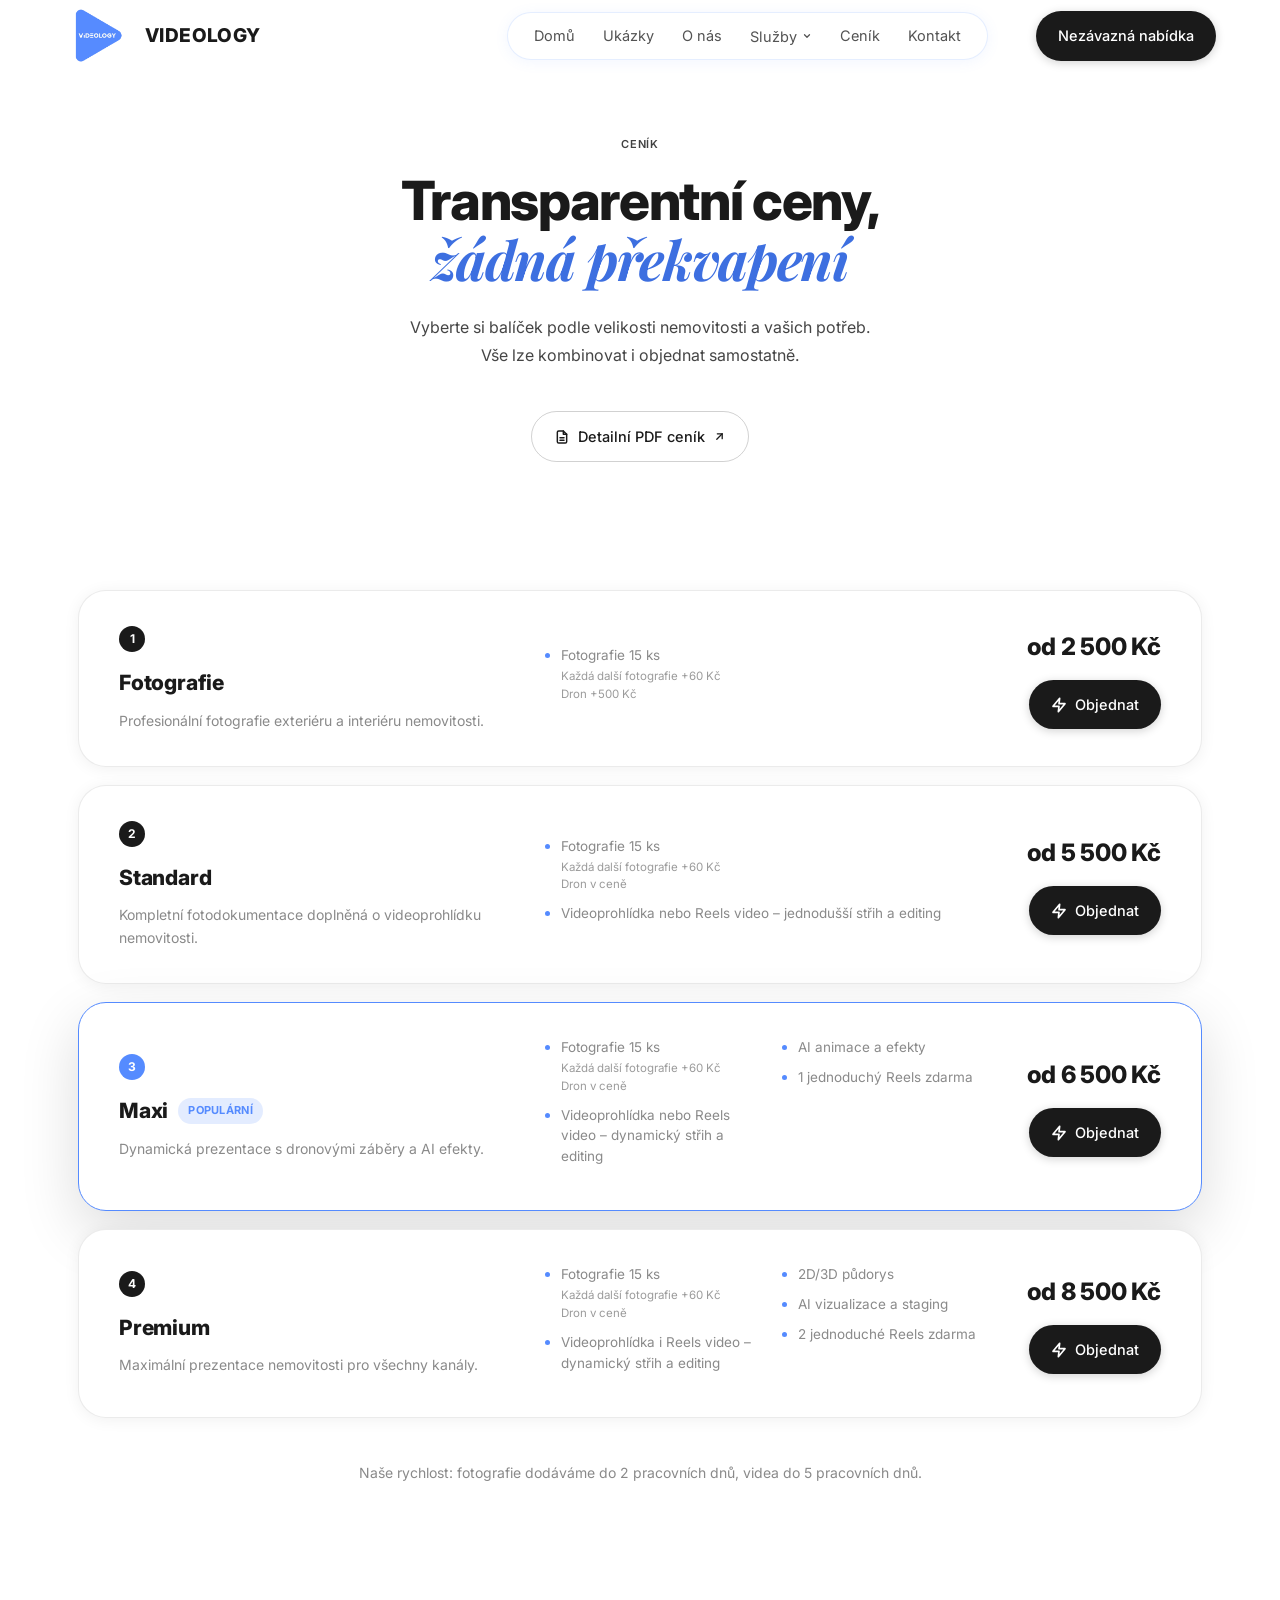
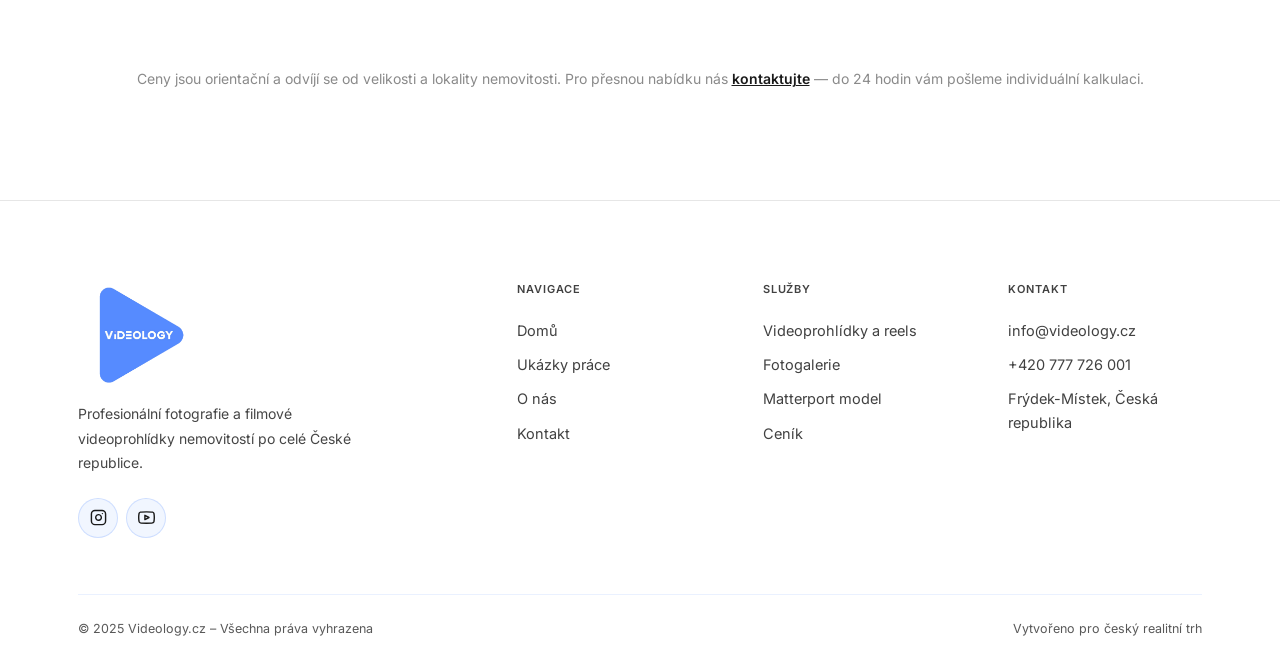
<file: cenik.html>
<!DOCTYPE html>
<html lang="cs">
<head>
  <meta charset="UTF-8">
  <meta name="viewport" content="width=device-width, initial-scale=1.0">
  <title>Ceník – Videology.cz</title>
  <meta name="description" content="Ceník fotografických a video služeb pro nemovitosti — Videology.cz.">
  <link rel="icon" type="image/png" href="img/logo.png">
  <link rel="preconnect" href="https://fonts.googleapis.com">
  <link rel="preconnect" href="https://fonts.gstatic.com" crossorigin>
  <link href="https://fonts.googleapis.com/css2?family=Playfair+Display:ital,wght@0,700;1,400;1,700&family=Inter:wght@300;400;500;600;800&display=swap" rel="stylesheet">
  <link rel="stylesheet" href="css/style.css?v=202610231427">
</head>
<body>

  <!-- ═══════════════════════════════════ NAVBAR ═══════════════════════════════════ -->
  <header class="navbar" id="navbar">
    <div class="container navbar-inner">
      <a href="index.html" class="nav-logo">
        <img src="img/logo.png" alt="Videology" class="brand-logo">
        <span class="brand-wordmark">VIDEOLOGY</span>
      </a>
      <nav class="nav-links" id="navLinks">
        <a href="index.html">Domů</a>
        <a href="index.html#vysledky">Ukázky</a>
        <a href="index.html#jak-pracujeme">O nás</a>
        <div class="nav-dropdown">
          <button type="button" class="nav-dropdown-trigger">
            Služby
            <svg width="10" height="10" viewBox="0 0 24 24" fill="none" stroke="currentColor" stroke-width="3" stroke-linecap="round" stroke-linejoin="round"><polyline points="6 9 12 15 18 9"/></svg>
          </button>
          <div class="nav-dropdown-menu">
            <a href="videoprohlidka.html">Videoprohlídky a reels</a>
            <a href="fotogalerie.html">Fotogalerie</a>
            <a href="virtualni-model.html">Matterport model</a>
          </div>
        </div>
        <a href="cenik.html">Ceník</a>
        <a href="kontakt.html">Kontakt</a>
      </nav>
      <a href="index.html#kontakt" class="btn nav-cta">Nezávazná nabídka</a>
      <button class="nav-toggle" id="navToggle" aria-label="Otevřít menu">
        <span></span>
        <span></span>
        <span></span>
      </button>
    </div>
  </header>

  <!-- ═══════════════════════════════════ PRICING HEADER ═══════════════════════════ -->
  <section class="pricing-hero">
    <div class="container">
      <div class="results-header fade-up">
        <div class="section-label">Ceník</div>
        <h2 class="section-title">
          Transparentní ceny,<br>
          <em>žádná překvapení</em>
        </h2>
        <p class="section-subtitle">
          Vyberte si balíček podle velikosti nemovitosti a vašich potřeb.<br>
          Vše lze kombinovat i objednat samostatně.
        </p>
        <a href="cenik-videology.pdf" target="_blank" rel="noopener" class="btn btn-outline pdf-btn">
          <svg width="16" height="16" viewBox="0 0 24 24" fill="none" stroke="currentColor" stroke-width="2.2" stroke-linecap="round" stroke-linejoin="round"><path d="M14 3H7a2 2 0 0 0-2 2v14a2 2 0 0 0 2 2h10a2 2 0 0 0 2-2V8z"/><polyline points="14 3 14 8 19 8"/><line x1="9" y1="13" x2="15" y2="13"/><line x1="9" y1="17" x2="15" y2="17"/></svg>
          Detailní PDF ceník
          <svg width="13" height="13" viewBox="0 0 24 24" fill="none" stroke="currentColor" stroke-width="2.4" stroke-linecap="round" stroke-linejoin="round"><line x1="7" y1="17" x2="17" y2="7"/><polyline points="8 7 17 7 17 16"/></svg>
        </a>
      </div>
    </div>
  </section>

  <!-- ═══════════════════════════════════ BALÍČKY ══════════════════════════════════ -->
  <section class="services-section" style="padding-top:0;">
    <div class="container">
      <div class="plan-list">
        <div class="plan-row fade-up" style="--delay:0.1s">
          <div class="plan-row-info">
            <span class="plan-row-index">1</span>
            <h3>Fotografie</h3>
            <p>Profesionální fotografie exteriéru a interiéru nemovitosti.</p>
          </div>
          <ul class="plan-row-features">
            <li>Fotografie 15 ks<span class="plan-row-note">Každá další fotografie +60 Kč<br>Dron +500 Kč</span></li>
          </ul>
          <div class="plan-row-cta">
            <div class="plan-row-price">od 2 500 Kč</div>
            <a href="index.html#kontakt" class="btn btn-dark plan-order-btn" data-package="Fotografie">
              <svg width="16" height="16" viewBox="0 0 24 24" fill="none" stroke="currentColor" stroke-width="2.5" stroke-linecap="round" stroke-linejoin="round"><polygon points="13 2 3 14 12 14 11 22 21 10 12 10 13 2"/></svg>
              Objednat
            </a>
          </div>
        </div>

        <div class="plan-row fade-up" style="--delay:0.2s">
          <div class="plan-row-info">
            <span class="plan-row-index">2</span>
            <h3>Standard</h3>
            <p>Kompletní fotodokumentace doplněná o videoprohlídku nemovitosti.</p>
          </div>
          <ul class="plan-row-features">
            <li>Fotografie 15 ks<span class="plan-row-note">Každá další fotografie +60 Kč<br>Dron v ceně</span></li>
            <li>Videoprohlídka nebo Reels video – jednodušší střih a editing</li>
          </ul>
          <div class="plan-row-cta">
            <div class="plan-row-price">od 5 500 Kč</div>
            <a href="index.html#kontakt" class="btn btn-dark plan-order-btn" data-package="Standard">
              <svg width="16" height="16" viewBox="0 0 24 24" fill="none" stroke="currentColor" stroke-width="2.5" stroke-linecap="round" stroke-linejoin="round"><polygon points="13 2 3 14 12 14 11 22 21 10 12 10 13 2"/></svg>
              Objednat
            </a>
          </div>
        </div>

        <div class="plan-row plan-row--featured fade-up" style="--delay:0.3s">
          <div class="plan-row-info">
            <span class="plan-row-index">3</span>
            <h3>Maxi <span class="package-badge">Populární</span></h3>
            <p>Dynamická prezentace s dronovými záběry a AI efekty.</p>
          </div>
          <ul class="plan-row-features">
            <li>Fotografie 15 ks<span class="plan-row-note">Každá další fotografie +60 Kč<br>Dron v ceně</span></li>
            <li>Videoprohlídka nebo Reels video – dynamický střih a editing</li>
            <li>AI animace a efekty</li>
            <li>1 jednoduchý Reels zdarma</li>
          </ul>
          <div class="plan-row-cta">
            <div class="plan-row-price">od 6 500 Kč</div>
            <a href="index.html#kontakt" class="btn btn-dark plan-order-btn" data-package="Maxi">
              <svg width="16" height="16" viewBox="0 0 24 24" fill="none" stroke="currentColor" stroke-width="2.5" stroke-linecap="round" stroke-linejoin="round"><polygon points="13 2 3 14 12 14 11 22 21 10 12 10 13 2"/></svg>
              Objednat
            </a>
          </div>
        </div>

        <div class="plan-row fade-up" style="--delay:0.4s">
          <div class="plan-row-info">
            <span class="plan-row-index">4</span>
            <h3>Premium</h3>
            <p>Maximální prezentace nemovitosti pro všechny kanály.</p>
          </div>
          <ul class="plan-row-features">
            <li>Fotografie 15 ks<span class="plan-row-note">Každá další fotografie +60 Kč<br>Dron v ceně</span></li>
            <li>Videoprohlídka i Reels video – dynamický střih a editing</li>
            <li>2D/3D půdorys</li>
            <li>AI vizualizace a staging</li>
            <li>2 jednoduché Reels zdarma</li>
          </ul>
          <div class="plan-row-cta">
            <div class="plan-row-price">od 8 500 Kč</div>
            <a href="index.html#kontakt" class="btn btn-dark plan-order-btn" data-package="Premium">
              <svg width="16" height="16" viewBox="0 0 24 24" fill="none" stroke="currentColor" stroke-width="2.5" stroke-linecap="round" stroke-linejoin="round"><polygon points="13 2 3 14 12 14 11 22 21 10 12 10 13 2"/></svg>
              Objednat
            </a>
          </div>
        </div>
      </div>

      <p class="pricing-note fade-up">Naše rychlost: fotografie dodáváme do 2 pracovních dnů, videa do 5 pracovních dnů.</p>
    </div>
  </section>

  <!-- ═══════════════════════════════════ PRICING ROWS ═════════════════════════════ -->
  <section class="pricing-section">
    <div class="container">
      <p class="pricing-note fade-up">
        Ceny jsou orientační a odvíjí se od velikosti a lokality nemovitosti. Pro přesnou nabídku nás
        <a href="index.html#kontakt">kontaktujte</a> — do 24 hodin vám pošleme individuální kalkulaci.
      </p>
    </div>
  </section>

  <!-- ═══════════════════════════════════ FOOTER ═══════════════════════════════════ -->
  <footer class="footer">
    <div class="container">
      <div class="footer-grid">
        <div class="footer-col footer-brand">
          <a href="index.html" class="nav-logo footer-logo">
            <img src="img/logo.png" alt="Videology" class="brand-logo brand-logo--lg">
          </a>
          <p>Profesionální fotografie a filmové videoprohlídky nemovitostí po celé České republice.</p>
          <div class="footer-social">
            <a href="https://www.instagram.com/videology.cz/" target="_blank" rel="noopener noreferrer" aria-label="Instagram" class="social-icon">
              <svg width="17" height="17" viewBox="0 0 24 24" fill="none" stroke="currentColor" stroke-width="2" stroke-linecap="round"><rect x="2" y="2" width="20" height="20" rx="5"/><path d="M16 11.37A4 4 0 1 1 12.63 8 4 4 0 0 1 16 11.37z"/><line x1="17.5" y1="6.5" x2="17.51" y2="6.5"/></svg>
            </a>
            <a href="https://www.youtube.com/@videology_cz3250" target="_blank" rel="noopener noreferrer" aria-label="YouTube" class="social-icon">
              <svg width="17" height="17" viewBox="0 0 24 24" fill="none" stroke="currentColor" stroke-width="2" stroke-linecap="round" stroke-linejoin="round"><path d="M22.54 6.42a2.78 2.78 0 0 0-1.95-1.96C18.88 4 12 4 12 4s-6.88 0-8.59.46a2.78 2.78 0 0 0-1.95 1.96A29 29 0 0 0 1 12a29 29 0 0 0 .46 5.58A2.78 2.78 0 0 0 3.41 19.6C5.12 20 12 20 12 20s6.88 0 8.59-.46a2.78 2.78 0 0 0 1.95-1.95A29 29 0 0 0 23 12a29 29 0 0 0-.46-5.58z"/><polygon points="9.75 15.02 15.5 12 9.75 8.98 9.75 15.02"/></svg>
            </a>
          </div>
        </div>

        <div class="footer-col">
          <h4>Navigace</h4>
          <a href="index.html">Domů</a>
          <a href="index.html#vysledky">Ukázky práce</a>
          <a href="index.html#jak-pracujeme">O nás</a>
          <a href="kontakt.html">Kontakt</a>
        </div>

        <div class="footer-col">
          <h4>Služby</h4>
          <a href="videoprohlidka.html">Videoprohlídky a reels</a>
          <a href="fotogalerie.html">Fotogalerie</a>
          <a href="virtualni-model.html">Matterport model</a>
          <a href="cenik.html">Ceník</a>
        </div>

        <div class="footer-col">
          <h4>Kontakt</h4>
          <a href="mailto:info@videology.cz">info@videology.cz</a>
          <a href="tel:+420777726001">+420 777 726 001</a>
          <span>Frýdek-Místek, Česká republika</span>
        </div>
      </div>

      <div class="footer-bottom">
        <p>© 2025 Videology.cz – Všechna práva vyhrazena</p>
        <p>Vytvořeno pro český realitní trh</p>
      </div>
    </div>
  </footer>

  <script src="js/main.js?v=202610231427"></script>
</body>
</html>
</file>
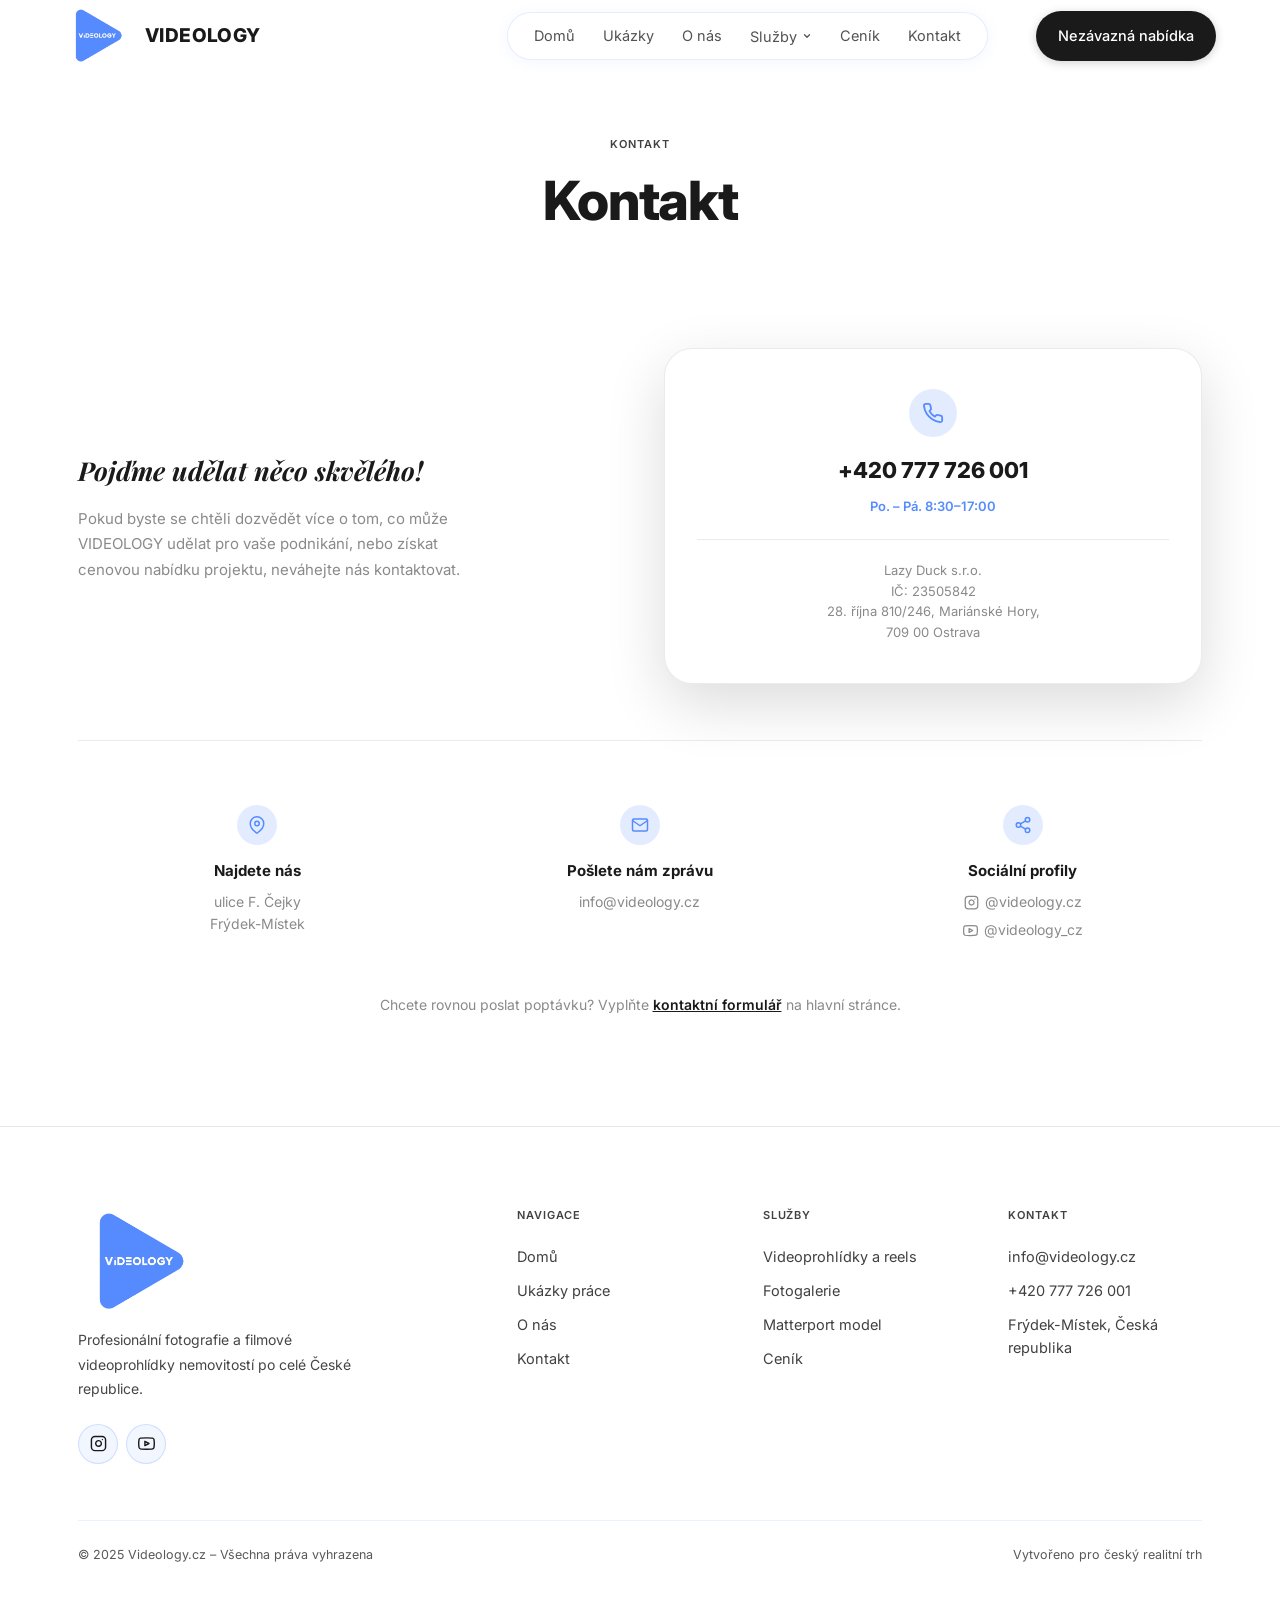
<file: kontakt.html>
<!DOCTYPE html>
<html lang="cs">
<head>
  <meta charset="UTF-8">
  <meta name="viewport" content="width=device-width, initial-scale=1.0">
  <title>Kontakt – Videology.cz</title>
  <meta name="description" content="Kontaktujte Videology.cz — fotografie a videoprohlídky nemovitostí ve Frýdku-Místku a po celé ČR.">
  <link rel="icon" type="image/png" href="img/logo.png">
  <link rel="preconnect" href="https://fonts.googleapis.com">
  <link rel="preconnect" href="https://fonts.gstatic.com" crossorigin>
  <link href="https://fonts.googleapis.com/css2?family=Playfair+Display:ital,wght@0,700;1,400;1,700&family=Inter:wght@300;400;500;600;800&display=swap" rel="stylesheet">
  <link rel="stylesheet" href="css/style.css?v=202610231427">
</head>
<body>

  <!-- ═══════════════════════════════════ NAVBAR ═══════════════════════════════════ -->
  <header class="navbar" id="navbar">
    <div class="container navbar-inner">
      <a href="index.html" class="nav-logo">
        <img src="img/logo.png" alt="Videology" class="brand-logo">
        <span class="brand-wordmark">VIDEOLOGY</span>
      </a>
      <nav class="nav-links" id="navLinks">
        <a href="index.html">Domů</a>
        <a href="index.html#vysledky">Ukázky</a>
        <a href="index.html#jak-pracujeme">O nás</a>
        <div class="nav-dropdown">
          <button type="button" class="nav-dropdown-trigger">
            Služby
            <svg width="10" height="10" viewBox="0 0 24 24" fill="none" stroke="currentColor" stroke-width="3" stroke-linecap="round" stroke-linejoin="round"><polyline points="6 9 12 15 18 9"/></svg>
          </button>
          <div class="nav-dropdown-menu">
            <a href="videoprohlidka.html">Videoprohlídky a reels</a>
            <a href="fotogalerie.html">Fotogalerie</a>
            <a href="virtualni-model.html">Matterport model</a>
          </div>
        </div>
        <a href="cenik-videology.pdf" target="_blank" rel="noopener">Ceník</a>
        <a href="kontakt.html">Kontakt</a>
      </nav>
      <a href="index.html#kontakt" class="btn nav-cta">Nezávazná nabídka</a>
      <button class="nav-toggle" id="navToggle" aria-label="Otevřít menu">
        <span></span>
        <span></span>
        <span></span>
      </button>
    </div>
  </header>

  <!-- ═══════════════════════════════════ CONTACT HEADER ═══════════════════════════ -->
  <section class="pricing-hero">
    <div class="container">
      <div class="results-header fade-up">
        <div class="section-label">Kontakt</div>
        <h2 class="section-title">Kontakt</h2>
      </div>
    </div>
  </section>

  <!-- ═══════════════════════════════════ CONTACT MAIN ═════════════════════════════ -->
  <section class="contact-section">
    <div class="container">
      <div class="contact-top">
        <div class="contact-lead fade-up">
          <h3>Pojďme udělat něco skvělého!</h3>
          <p>
            Pokud byste se chtěli dozvědět více o tom, co může VIDEOLOGY udělat pro vaše
            podnikání, nebo získat cenovou nabídku projektu, neváhejte nás kontaktovat.
          </p>
        </div>
        <div class="contact-card fade-up">
          <div class="contact-card-icon">
            <svg width="22" height="22" viewBox="0 0 24 24" fill="none" stroke="currentColor" stroke-width="2" stroke-linecap="round" stroke-linejoin="round"><path d="M22 16.92v3a2 2 0 0 1-2.18 2 19.79 19.79 0 0 1-8.63-3.07 19.5 19.5 0 0 1-6-6 19.79 19.79 0 0 1-3.07-8.67A2 2 0 0 1 4.11 2h3a2 2 0 0 1 2 1.72c.127.96.362 1.903.7 2.81a2 2 0 0 1-.45 2.11L8.09 9.91a16 16 0 0 0 6 6l1.27-1.27a2 2 0 0 1 2.11-.45c.907.338 1.85.573 2.81.7A2 2 0 0 1 22 16.92z"/></svg>
          </div>
          <a href="tel:+420777726001" class="contact-card-phone">+420 777 726 001</a>
          <div class="contact-card-hours">Po. – Pá. 8:30–17:00</div>
          <div class="contact-card-legal">
            Lazy Duck s.r.o.<br>
            IČ: 23505842<br>
            28. října 810/246, Mariánské Hory,<br>
            709 00 Ostrava
          </div>
        </div>
      </div>

      <div class="contact-info-grid">
        <div class="contact-info-item fade-up">
          <div class="contact-info-icon">
            <svg width="18" height="18" viewBox="0 0 24 24" fill="none" stroke="currentColor" stroke-width="2" stroke-linecap="round" stroke-linejoin="round"><path d="M21 10c0 7-9 13-9 13s-9-6-9-13a9 9 0 0 1 18 0z"/><circle cx="12" cy="10" r="3"/></svg>
          </div>
          <h4>Najdete nás</h4>
          <p>ulice F. Čejky<br>Frýdek-Místek</p>
        </div>
        <div class="contact-info-item fade-up">
          <div class="contact-info-icon">
            <svg width="18" height="18" viewBox="0 0 24 24" fill="none" stroke="currentColor" stroke-width="2" stroke-linecap="round" stroke-linejoin="round"><path d="M4 4h16v16H4z" opacity="0"/><path d="M22 6l-10 7L2 6"/><rect x="2" y="4" width="20" height="16" rx="2"/></svg>
          </div>
          <h4>Pošlete nám zprávu</h4>
          <p><a href="mailto:info@videology.cz">info@videology.cz</a></p>
        </div>
        <div class="contact-info-item fade-up">
          <div class="contact-info-icon">
            <svg width="18" height="18" viewBox="0 0 24 24" fill="none" stroke="currentColor" stroke-width="2" stroke-linecap="round" stroke-linejoin="round"><circle cx="18" cy="5" r="3"/><circle cx="6" cy="12" r="3"/><circle cx="18" cy="19" r="3"/><line x1="8.6" y1="10.5" x2="15.4" y2="6.5"/><line x1="8.6" y1="13.5" x2="15.4" y2="17.5"/></svg>
          </div>
          <h4>Sociální profily</h4>
          <p class="contact-social-links">
            <a href="https://www.instagram.com/videology.cz/" target="_blank" rel="noopener noreferrer">
              <svg width="15" height="15" viewBox="0 0 24 24" fill="none" stroke="currentColor" stroke-width="2" stroke-linecap="round"><rect x="2" y="2" width="20" height="20" rx="5"/><path d="M16 11.37A4 4 0 1 1 12.63 8 4 4 0 0 1 16 11.37z"/><line x1="17.5" y1="6.5" x2="17.51" y2="6.5"/></svg>
              @videology.cz
            </a>
            <a href="https://www.youtube.com/@videology_cz3250" target="_blank" rel="noopener noreferrer">
              <svg width="15" height="15" viewBox="0 0 24 24" fill="none" stroke="currentColor" stroke-width="2" stroke-linecap="round" stroke-linejoin="round"><path d="M22.54 6.42a2.78 2.78 0 0 0-1.95-1.96C18.88 4 12 4 12 4s-6.88 0-8.59.46a2.78 2.78 0 0 0-1.95 1.96A29 29 0 0 0 1 12a29 29 0 0 0 .46 5.58A2.78 2.78 0 0 0 3.41 19.6C5.12 20 12 20 12 20s6.88 0 8.59-.46a2.78 2.78 0 0 0 1.95-1.95A29 29 0 0 0 23 12a29 29 0 0 0-.46-5.58z"/><polygon points="9.75 15.02 15.5 12 9.75 8.98 9.75 15.02"/></svg>
              @videology_cz
            </a>
          </p>
        </div>
      </div>

      <p class="pricing-note fade-up">
        Chcete rovnou poslat poptávku? Vyplňte
        <a href="index.html#kontakt">kontaktní formulář</a> na hlavní stránce.
      </p>
    </div>
  </section>

  <!-- ═══════════════════════════════════ FOOTER ═══════════════════════════════════ -->
  <footer class="footer">
    <div class="container">
      <div class="footer-grid">
        <div class="footer-col footer-brand">
          <a href="index.html" class="nav-logo footer-logo">
            <img src="img/logo.png" alt="Videology" class="brand-logo brand-logo--lg">
          </a>
          <p>Profesionální fotografie a filmové videoprohlídky nemovitostí po celé České republice.</p>
          <div class="footer-social">
            <a href="https://www.instagram.com/videology.cz/" target="_blank" rel="noopener noreferrer" aria-label="Instagram" class="social-icon">
              <svg width="17" height="17" viewBox="0 0 24 24" fill="none" stroke="currentColor" stroke-width="2" stroke-linecap="round"><rect x="2" y="2" width="20" height="20" rx="5"/><path d="M16 11.37A4 4 0 1 1 12.63 8 4 4 0 0 1 16 11.37z"/><line x1="17.5" y1="6.5" x2="17.51" y2="6.5"/></svg>
            </a>
            <a href="https://www.youtube.com/@videology_cz3250" target="_blank" rel="noopener noreferrer" aria-label="YouTube" class="social-icon">
              <svg width="17" height="17" viewBox="0 0 24 24" fill="none" stroke="currentColor" stroke-width="2" stroke-linecap="round" stroke-linejoin="round"><path d="M22.54 6.42a2.78 2.78 0 0 0-1.95-1.96C18.88 4 12 4 12 4s-6.88 0-8.59.46a2.78 2.78 0 0 0-1.95 1.96A29 29 0 0 0 1 12a29 29 0 0 0 .46 5.58A2.78 2.78 0 0 0 3.41 19.6C5.12 20 12 20 12 20s6.88 0 8.59-.46a2.78 2.78 0 0 0 1.95-1.95A29 29 0 0 0 23 12a29 29 0 0 0-.46-5.58z"/><polygon points="9.75 15.02 15.5 12 9.75 8.98 9.75 15.02"/></svg>
            </a>
          </div>
        </div>

        <div class="footer-col">
          <h4>Navigace</h4>
          <a href="index.html">Domů</a>
          <a href="index.html#vysledky">Ukázky práce</a>
          <a href="index.html#jak-pracujeme">O nás</a>
          <a href="kontakt.html">Kontakt</a>
        </div>

        <div class="footer-col">
          <h4>Služby</h4>
          <a href="videoprohlidka.html">Videoprohlídky a reels</a>
          <a href="fotogalerie.html">Fotogalerie</a>
          <a href="virtualni-model.html">Matterport model</a>
          <a href="cenik-videology.pdf" target="_blank" rel="noopener">Ceník</a>
        </div>

        <div class="footer-col">
          <h4>Kontakt</h4>
          <a href="mailto:info@videology.cz">info@videology.cz</a>
          <a href="tel:+420777726001">+420 777 726 001</a>
          <span>Frýdek-Místek, Česká republika</span>
        </div>
      </div>

      <div class="footer-bottom">
        <p>© 2025 Videology.cz – Všechna práva vyhrazena</p>
        <p>Vytvořeno pro český realitní trh</p>
      </div>
    </div>
  </footer>

  <script src="js/main.js?v=202610231427"></script>
</body>
</html>
</file>
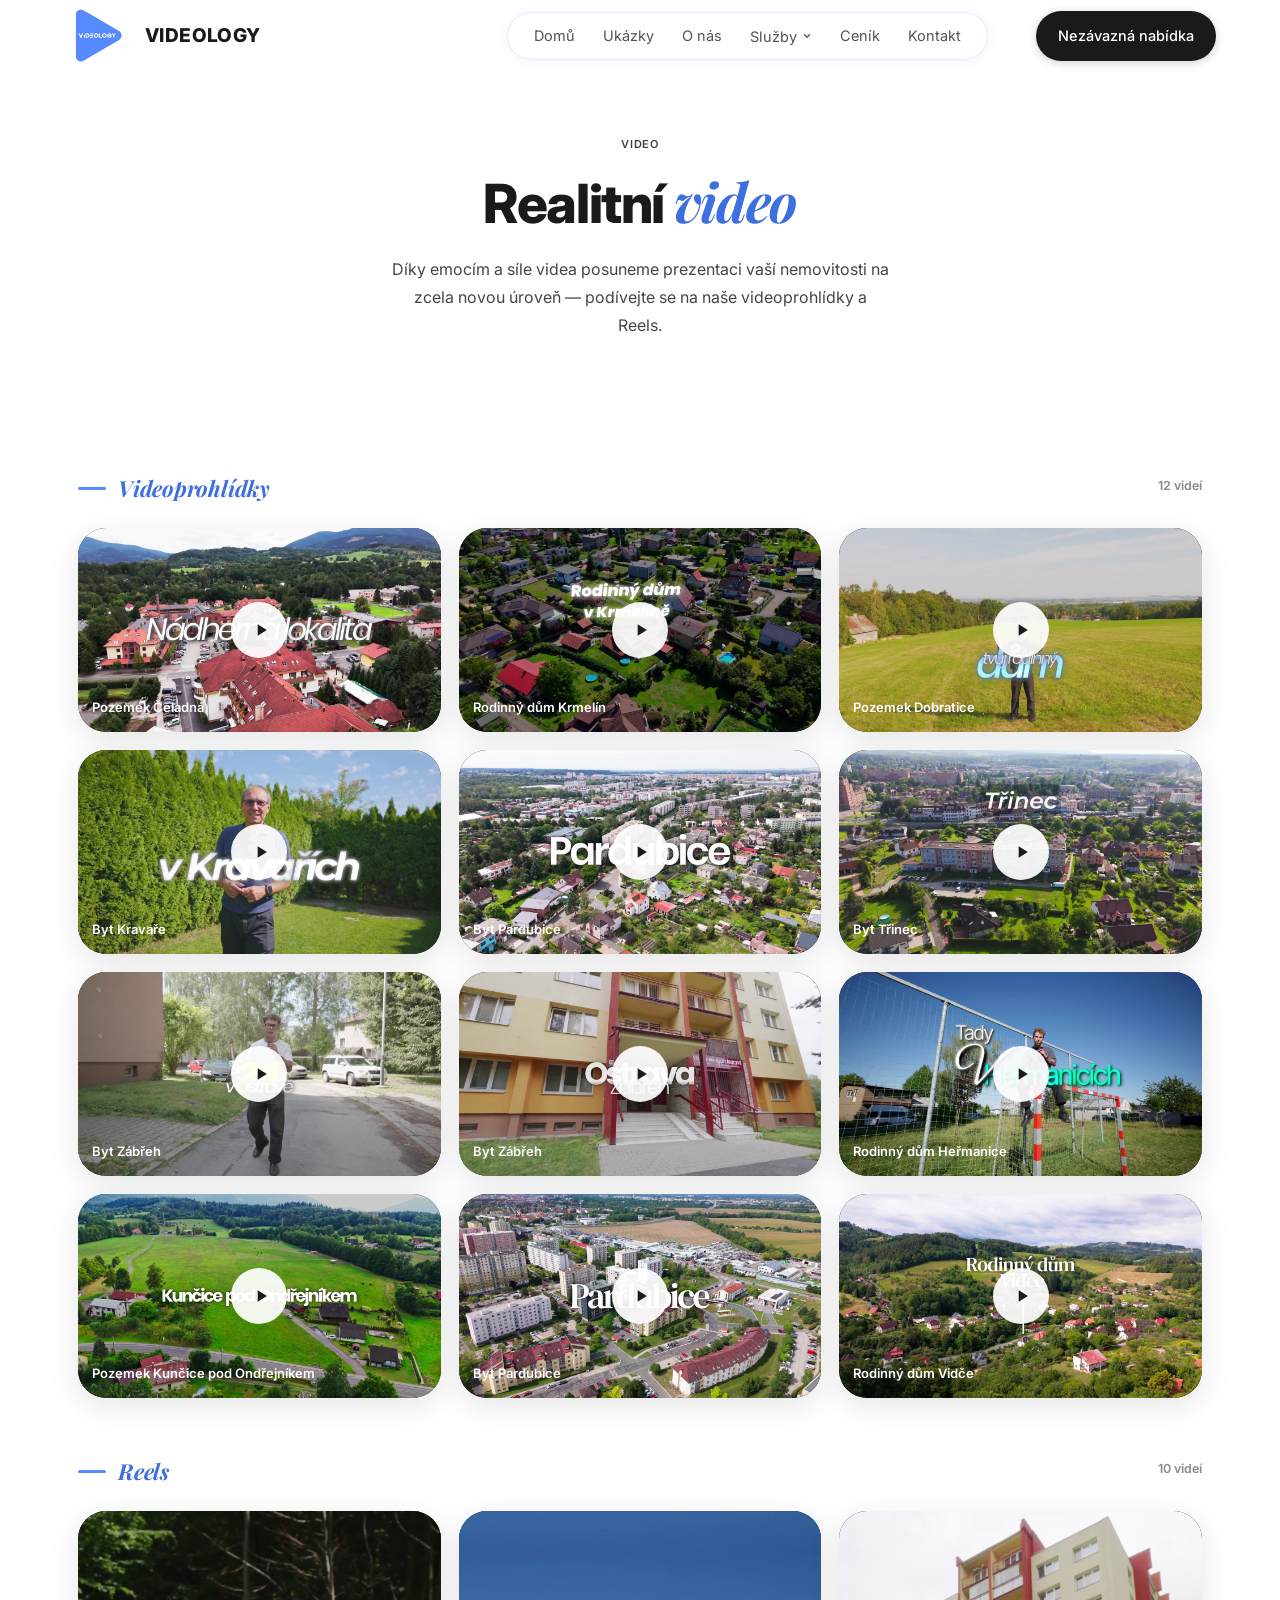
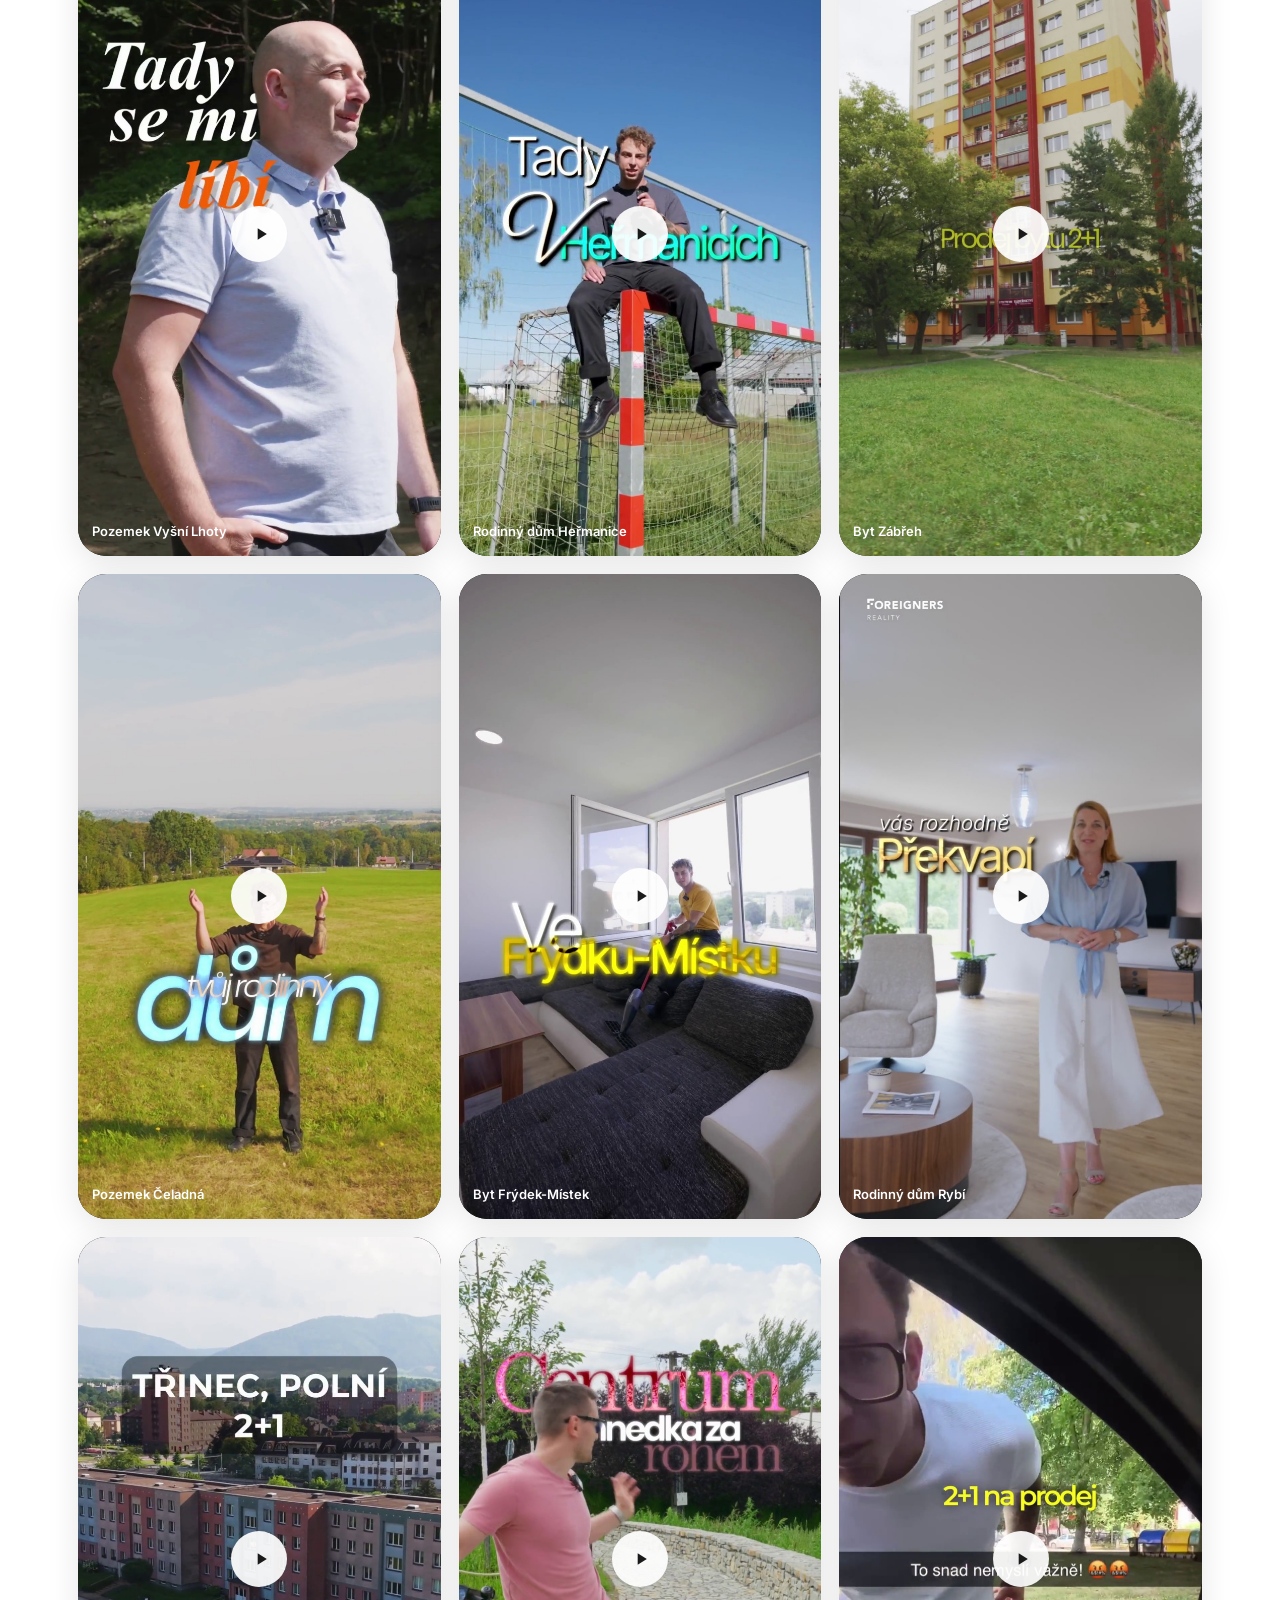
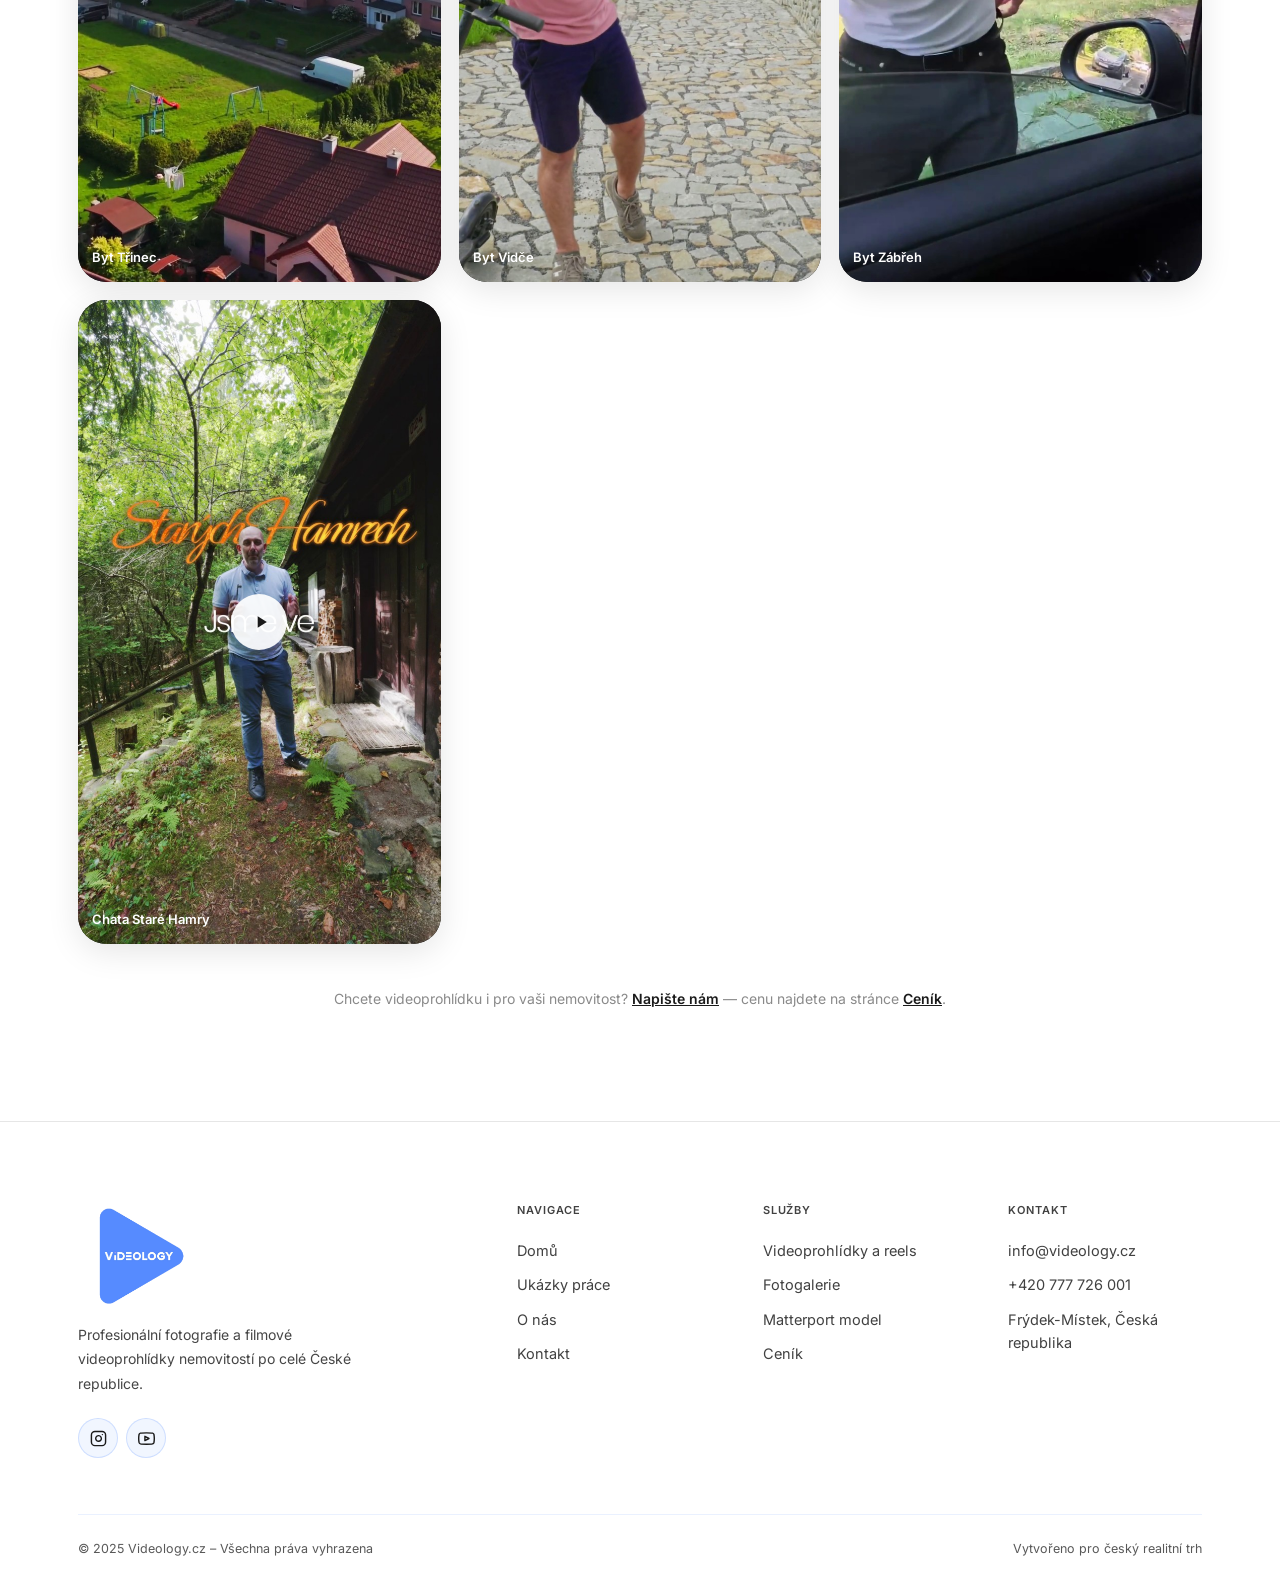
<file: videoprohlidka.html>
<!DOCTYPE html>
<html lang="cs">
<head>
  <meta charset="UTF-8">
  <meta name="viewport" content="width=device-width, initial-scale=1.0">
  <title>Videoprohlídky a reels – Videology.cz</title>
  <meta name="description" content="Filmové videoprohlídky a Reels nemovitostí — ukázky naší video tvorby. Videology.cz.">
  <link rel="icon" type="image/png" href="img/logo.png">
  <link rel="preconnect" href="https://fonts.googleapis.com">
  <link rel="preconnect" href="https://fonts.gstatic.com" crossorigin>
  <link href="https://fonts.googleapis.com/css2?family=Playfair+Display:ital,wght@0,700;1,400;1,700&family=Inter:wght@300;400;500;600;800&display=swap" rel="stylesheet">
  <link rel="stylesheet" href="css/style.css?v=202610231427">
</head>
<body>

  <!-- ═══════════════════════════════════ NAVBAR ═══════════════════════════════════ -->
  <header class="navbar" id="navbar">
    <div class="container navbar-inner">
      <a href="index.html" class="nav-logo">
        <img src="img/logo.png" alt="Videology" class="brand-logo">
        <span class="brand-wordmark">VIDEOLOGY</span>
      </a>
      <nav class="nav-links" id="navLinks">
        <a href="index.html">Domů</a>
        <a href="index.html#vysledky">Ukázky</a>
        <a href="index.html#jak-pracujeme">O nás</a>
        <div class="nav-dropdown">
          <button type="button" class="nav-dropdown-trigger">
            Služby
            <svg width="10" height="10" viewBox="0 0 24 24" fill="none" stroke="currentColor" stroke-width="3" stroke-linecap="round" stroke-linejoin="round"><polyline points="6 9 12 15 18 9"/></svg>
          </button>
          <div class="nav-dropdown-menu">
            <a href="videoprohlidka.html">Videoprohlídky a reels</a>
            <a href="fotogalerie.html">Fotogalerie</a>
            <a href="virtualni-model.html">Matterport model</a>
          </div>
        </div>
        <a href="cenik-videology.pdf" target="_blank" rel="noopener">Ceník</a>
        <a href="kontakt.html">Kontakt</a>
      </nav>
      <a href="index.html#kontakt" class="btn nav-cta">Nezávazná nabídka</a>
      <button class="nav-toggle" id="navToggle" aria-label="Otevřít menu">
        <span></span>
        <span></span>
        <span></span>
      </button>
    </div>
  </header>

  <!-- ═══════════════════════════════════ PAGE HEADER ══════════════════════════════ -->
  <section class="pricing-hero">
    <div class="container">
      <div class="results-header fade-up">
        <div class="section-label">Video</div>
        <h2 class="section-title">
          Realitní <em>video</em>
        </h2>
        <p class="section-subtitle">
          Díky emocím a síle videa posuneme prezentaci vaší nemovitosti na zcela novou úroveň —
          podívejte se na naše videoprohlídky a Reels.
        </p>
      </div>
    </div>
  </section>

  <!-- ═══════════════════════════════════ VIDEO GRID ════════════════════════════════ -->
  <section class="video-section">
    <div class="container">
      <div class="video-section-head fade-up">
        <h3 class="video-subheading">Videoprohlídky</h3>
        <span class="video-count">12 videí</span>
      </div>
      <div class="video-carousel">
        <div class="video-track video-track--wide" id="videoTrackWide">
          <div class="video-card fade-up" data-page="0">
            <video src="video/Čeladná - Prohlídka pozemku.mp4" muted loop playsinline preload="none" poster="img/posters/Čeladná - Prohlídka pozemku.jpg"></video>
            <span class="video-play">
              <svg width="20" height="20" viewBox="0 0 24 24" fill="currentColor"><path d="M8 5v14l11-7z"/></svg>
            </span>
            <span class="video-card-label">Pozemek Čeladná</span>
          </div>
          <div class="video-card fade-up" data-page="0">
            <video src="video/Krmelín - Prohlídka oprava.mp4" muted loop playsinline preload="none" poster="img/posters/Krmelín - Prohlídka oprava.jpg"></video>
            <span class="video-play">
              <svg width="20" height="20" viewBox="0 0 24 24" fill="currentColor"><path d="M8 5v14l11-7z"/></svg>
            </span>
            <span class="video-card-label">Rodinný dům Krmelín</span>
          </div>
          <div class="video-card fade-up" data-page="0">
            <video src="video/Lizstwan - Dobratice prohlídka.mp4" muted loop playsinline preload="none" poster="img/posters/Lizstwan - Dobratice prohlídka.jpg"></video>
            <span class="video-play">
              <svg width="20" height="20" viewBox="0 0 24 24" fill="currentColor"><path d="M8 5v14l11-7z"/></svg>
            </span>
            <span class="video-card-label">Pozemek Dobratice</span>
          </div>
          <div class="video-card fade-up" data-page="0">
            <video src="video/Opava - Prohlídka oprava vizitky.mp4" muted loop playsinline preload="none" poster="img/posters/Opava - Prohlídka oprava vizitky.jpg"></video>
            <span class="video-play">
              <svg width="20" height="20" viewBox="0 0 24 24" fill="currentColor"><path d="M8 5v14l11-7z"/></svg>
            </span>
            <span class="video-card-label">Byt Kravaře</span>
          </div>
          <div class="video-card fade-up" data-page="0">
            <video src="video/Pardubice 1 - Prohlídka.mp4" muted loop playsinline preload="none" poster="img/posters/Pardubice 1 - Prohlídka.jpg"></video>
            <span class="video-play">
              <svg width="20" height="20" viewBox="0 0 24 24" fill="currentColor"><path d="M8 5v14l11-7z"/></svg>
            </span>
            <span class="video-card-label">Byt Pardubice</span>
          </div>
          <div class="video-card fade-up" data-page="0">
            <video src="video/Prohlídka - Třinec.mp4" muted loop playsinline preload="none" poster="img/posters/Prohlídka - Třinec.jpg"></video>
            <span class="video-play">
              <svg width="20" height="20" viewBox="0 0 24 24" fill="currentColor"><path d="M8 5v14l11-7z"/></svg>
            </span>
            <span class="video-card-label">Byt Třinec</span>
          </div>
          <div class="video-card fade-up" data-page="0">
            <video src="video/Zábřeh - Videoprohlídka.mp4" muted loop playsinline preload="none" poster="img/posters/Zábřeh - Videoprohlídka.jpg"></video>
            <span class="video-play">
              <svg width="20" height="20" viewBox="0 0 24 24" fill="currentColor"><path d="M8 5v14l11-7z"/></svg>
            </span>
            <span class="video-card-label">Byt Zábřeh</span>
          </div>
          <div class="video-card fade-up" data-page="0">
            <video src="video/Zábřeh 2 - Prohlídka.mp4" muted loop playsinline preload="none" poster="img/posters/Zábřeh 2 - Prohlídka.jpg"></video>
            <span class="video-play">
              <svg width="20" height="20" viewBox="0 0 24 24" fill="currentColor"><path d="M8 5v14l11-7z"/></svg>
            </span>
            <span class="video-card-label">Byt Zábřeh</span>
          </div>
          <div class="video-card fade-up" data-page="0">
            <video src="video/Heřmanice - Prohlídka 2.mov" muted loop playsinline preload="none" poster="img/posters/Heřmanice - Prohlídka 2.jpg"></video>
            <span class="video-play">
              <svg width="20" height="20" viewBox="0 0 24 24" fill="currentColor"><path d="M8 5v14l11-7z"/></svg>
            </span>
            <span class="video-card-label">Rodinný dům Heřmanice</span>
          </div>
          <div class="video-card fade-up" data-page="0">
            <video src="video/Kunčice pod Ondřejníkem - prohlídka.mp4" muted loop playsinline preload="none" poster="img/posters/Kunčice pod Ondřejníkem - prohlídka.jpg"></video>
            <span class="video-play">
              <svg width="20" height="20" viewBox="0 0 24 24" fill="currentColor"><path d="M8 5v14l11-7z"/></svg>
            </span>
            <span class="video-card-label">Pozemek Kunčice pod Ondřejníkem</span>
          </div>
          <div class="video-card fade-up" data-page="0">
            <video src="video/Pardubice 2 - Prohlídka.mp4" muted loop playsinline preload="none" poster="img/posters/Pardubice 2 - Prohlídka.jpg"></video>
            <span class="video-play">
              <svg width="20" height="20" viewBox="0 0 24 24" fill="currentColor"><path d="M8 5v14l11-7z"/></svg>
            </span>
            <span class="video-card-label">Byt Pardubice</span>
          </div>
          <div class="video-card fade-up" data-page="0">
            <video src="video/Vidče rodinný dům - Prohlídka.mp4" muted loop playsinline preload="none" poster="img/posters/Vidče rodinný dům - Prohlídka.jpg"></video>
            <span class="video-play">
              <svg width="20" height="20" viewBox="0 0 24 24" fill="currentColor"><path d="M8 5v14l11-7z"/></svg>
            </span>
            <span class="video-card-label">Rodinný dům Vidče</span>
          </div>
        </div>
        <div class="video-pagination" id="videoWidePagination">
          <button type="button" class="video-arrow video-arrow--prev" id="videoWidePrev" aria-label="Předchozí videoprohlídky">
            <svg width="18" height="18" viewBox="0 0 24 24" fill="none" stroke="currentColor" stroke-width="2.5" stroke-linecap="round" stroke-linejoin="round"><polyline points="15 18 9 12 15 6"/></svg>
          </button>
          <span class="video-pagination-count" id="videoWideCount">1/2</span>
          <button type="button" class="video-arrow video-arrow--next" id="videoWideNext" aria-label="Další videoprohlídky">
            <svg width="18" height="18" viewBox="0 0 24 24" fill="none" stroke="currentColor" stroke-width="2.5" stroke-linecap="round" stroke-linejoin="round"><polyline points="9 18 15 12 9 6"/></svg>
          </button>
        </div>
      </div>

      <div class="video-section-head fade-up">
        <h3 class="video-subheading">Reels</h3>
        <span class="video-count">10 videí</span>
      </div>
      <div class="video-carousel">
        <div class="video-track video-track--reels" id="videoTrackReels">
          <div class="video-card fade-up" data-page="0">
            <video src="video/Richard 1.0 opravené.mp4" muted loop playsinline preload="none" poster="img/posters/Richard 1.0 opravené.jpg"></video>
            <span class="video-play">
              <svg width="20" height="20" viewBox="0 0 24 24" fill="currentColor"><path d="M8 5v14l11-7z"/></svg>
            </span>
            <span class="video-card-label">Pozemek Vyšní Lhoty</span>
          </div>
          <div class="video-card fade-up" data-page="0">
            <video src="video/hermanice oprava.mp4" muted loop playsinline preload="none" poster="img/posters/hermanice oprava.jpg"></video>
            <span class="video-play">
              <svg width="20" height="20" viewBox="0 0 24 24" fill="currentColor"><path d="M8 5v14l11-7z"/></svg>
            </span>
            <span class="video-card-label">Rodinný dům Heřmanice</span>
          </div>
          <div class="video-card fade-up" data-page="0">
            <video src="video/Lisztwan - Zábřeh 2 Reels.mp4" muted loop playsinline preload="none" poster="img/posters/Lisztwan - Zábřeh 2 Reels.jpg"></video>
            <span class="video-play">
              <svg width="20" height="20" viewBox="0 0 24 24" fill="currentColor"><path d="M8 5v14l11-7z"/></svg>
            </span>
            <span class="video-card-label">Byt Zábřeh</span>
          </div>
          <div class="video-card fade-up" data-page="0">
            <video src="video/Lisztwan - nocopyright reels.mp4" muted loop playsinline preload="none" poster="img/posters/Lisztwan - nocopyright reels.jpg"></video>
            <span class="video-play">
              <svg width="20" height="20" viewBox="0 0 24 24" fill="currentColor"><path d="M8 5v14l11-7z"/></svg>
            </span>
            <span class="video-card-label">Pozemek Čeladná</span>
          </div>
          <div class="video-card fade-up" data-page="0">
            <video src="video/Reels - Frýdek.mp4" muted loop playsinline preload="none" poster="img/posters/Reels - Frýdek.jpg"></video>
            <span class="video-play">
              <svg width="20" height="20" viewBox="0 0 24 24" fill="currentColor"><path d="M8 5v14l11-7z"/></svg>
            </span>
            <span class="video-card-label">Byt Frýdek-Místek</span>
          </div>
          <div class="video-card fade-up" data-page="0">
            <video src="video/Rybí - Oprava reels 3.mp4" muted loop playsinline preload="none" poster="img/posters/Rybí - Oprava reels 3.jpg"></video>
            <span class="video-play">
              <svg width="20" height="20" viewBox="0 0 24 24" fill="currentColor"><path d="M8 5v14l11-7z"/></svg>
            </span>
            <span class="video-card-label">Rodinný dům Rybí</span>
          </div>
          <div class="video-card fade-up" data-page="0">
            <video src="video/Třinec - Reels.mp4" muted loop playsinline preload="none" poster="img/posters/Třinec - Reels.jpg"></video>
            <span class="video-play">
              <svg width="20" height="20" viewBox="0 0 24 24" fill="currentColor"><path d="M8 5v14l11-7z"/></svg>
            </span>
            <span class="video-card-label">Byt Třinec</span>
          </div>
          <div class="video-card fade-up" data-page="0">
            <video src="video/Vidče - reels.mp4" muted loop playsinline preload="none" poster="img/posters/Vidče - reels.jpg"></video>
            <span class="video-play">
              <svg width="20" height="20" viewBox="0 0 24 24" fill="currentColor"><path d="M8 5v14l11-7z"/></svg>
            </span>
            <span class="video-card-label">Byt Vidče</span>
          </div>
          <div class="video-card fade-up" data-page="0">
            <video src="video/Zábřeh - Reels.mp4" muted loop playsinline preload="none" poster="img/posters/Zábřeh - Reels.jpg"></video>
            <span class="video-play">
              <svg width="20" height="20" viewBox="0 0 24 24" fill="currentColor"><path d="M8 5v14l11-7z"/></svg>
            </span>
            <span class="video-card-label">Byt Zábřeh</span>
          </div>
          <div class="video-card fade-up" data-page="0">
            <video src="video/Staré Hamry - higlights.mp4" muted loop playsinline preload="none" poster="img/posters/Staré Hamry - higlights.jpg"></video>
            <span class="video-play">
              <svg width="20" height="20" viewBox="0 0 24 24" fill="currentColor"><path d="M8 5v14l11-7z"/></svg>
            </span>
            <span class="video-card-label">Chata Staré Hamry</span>
          </div>
        </div>
        <div class="video-pagination" id="videoReelsPagination" hidden>
          <button type="button" class="video-arrow video-arrow--prev" id="videoReelsPrev" aria-label="Předchozí reels">
            <svg width="18" height="18" viewBox="0 0 24 24" fill="none" stroke="currentColor" stroke-width="2.5" stroke-linecap="round" stroke-linejoin="round"><polyline points="15 18 9 12 15 6"/></svg>
          </button>
          <span class="video-pagination-count" id="videoReelsCount">1/1</span>
          <button type="button" class="video-arrow video-arrow--next" id="videoReelsNext" aria-label="Další reels">
            <svg width="18" height="18" viewBox="0 0 24 24" fill="none" stroke="currentColor" stroke-width="2.5" stroke-linecap="round" stroke-linejoin="round"><polyline points="9 18 15 12 9 6"/></svg>
          </button>
        </div>
      </div>

      <p class="pricing-note fade-up">
        Chcete videoprohlídku i pro vaši nemovitost?
        <a href="index.html#kontakt">Napište nám</a> — cenu najdete na stránce
        <a href="cenik-videology.pdf" target="_blank" rel="noopener">Ceník</a>.
      </p>
    </div>
  </section>

  <!-- ═══════════════════════════════════ VIDEO LIGHTBOX ═══════════════════════════ -->
  <div class="video-lightbox" id="videoLightbox">
    <button type="button" class="video-lightbox-close" id="videoLightboxClose" aria-label="Zavřít video">
      <svg width="18" height="18" viewBox="0 0 24 24" fill="none" stroke="currentColor" stroke-width="2.5" stroke-linecap="round" stroke-linejoin="round"><line x1="18" y1="6" x2="6" y2="18"/><line x1="6" y1="6" x2="18" y2="18"/></svg>
    </button>
    <video id="videoLightboxPlayer" controls playsinline></video>
  </div>

  <!-- ═══════════════════════════════════ FOOTER ═══════════════════════════════════ -->
  <footer class="footer">
    <div class="container">
      <div class="footer-grid">
        <div class="footer-col footer-brand">
          <a href="index.html" class="nav-logo footer-logo">
            <img src="img/logo.png" alt="Videology" class="brand-logo brand-logo--lg">
          </a>
          <p>Profesionální fotografie a filmové videoprohlídky nemovitostí po celé České republice.</p>
          <div class="footer-social">
            <a href="https://www.instagram.com/videology.cz/" target="_blank" rel="noopener noreferrer" aria-label="Instagram" class="social-icon">
              <svg width="17" height="17" viewBox="0 0 24 24" fill="none" stroke="currentColor" stroke-width="2" stroke-linecap="round"><rect x="2" y="2" width="20" height="20" rx="5"/><path d="M16 11.37A4 4 0 1 1 12.63 8 4 4 0 0 1 16 11.37z"/><line x1="17.5" y1="6.5" x2="17.51" y2="6.5"/></svg>
            </a>
            <a href="https://www.youtube.com/@videology_cz3250" target="_blank" rel="noopener noreferrer" aria-label="YouTube" class="social-icon">
              <svg width="17" height="17" viewBox="0 0 24 24" fill="none" stroke="currentColor" stroke-width="2" stroke-linecap="round" stroke-linejoin="round"><path d="M22.54 6.42a2.78 2.78 0 0 0-1.95-1.96C18.88 4 12 4 12 4s-6.88 0-8.59.46a2.78 2.78 0 0 0-1.95 1.96A29 29 0 0 0 1 12a29 29 0 0 0 .46 5.58A2.78 2.78 0 0 0 3.41 19.6C5.12 20 12 20 12 20s6.88 0 8.59-.46a2.78 2.78 0 0 0 1.95-1.95A29 29 0 0 0 23 12a29 29 0 0 0-.46-5.58z"/><polygon points="9.75 15.02 15.5 12 9.75 8.98 9.75 15.02"/></svg>
            </a>
          </div>
        </div>

        <div class="footer-col">
          <h4>Navigace</h4>
          <a href="index.html">Domů</a>
          <a href="index.html#vysledky">Ukázky práce</a>
          <a href="index.html#jak-pracujeme">O nás</a>
          <a href="kontakt.html">Kontakt</a>
        </div>

        <div class="footer-col">
          <h4>Služby</h4>
          <a href="videoprohlidka.html">Videoprohlídky a reels</a>
          <a href="fotogalerie.html">Fotogalerie</a>
          <a href="virtualni-model.html">Matterport model</a>
          <a href="cenik-videology.pdf" target="_blank" rel="noopener">Ceník</a>
        </div>

        <div class="footer-col">
          <h4>Kontakt</h4>
          <a href="mailto:info@videology.cz">info@videology.cz</a>
          <a href="tel:+420777726001">+420 777 726 001</a>
          <span>Frýdek-Místek, Česká republika</span>
        </div>
      </div>

      <div class="footer-bottom">
        <p>© 2025 Videology.cz – Všechna práva vyhrazena</p>
        <p>Vytvořeno pro český realitní trh</p>
      </div>
    </div>
  </footer>

  <script src="js/main.js?v=202610231427"></script>
</body>
</html>
</file>
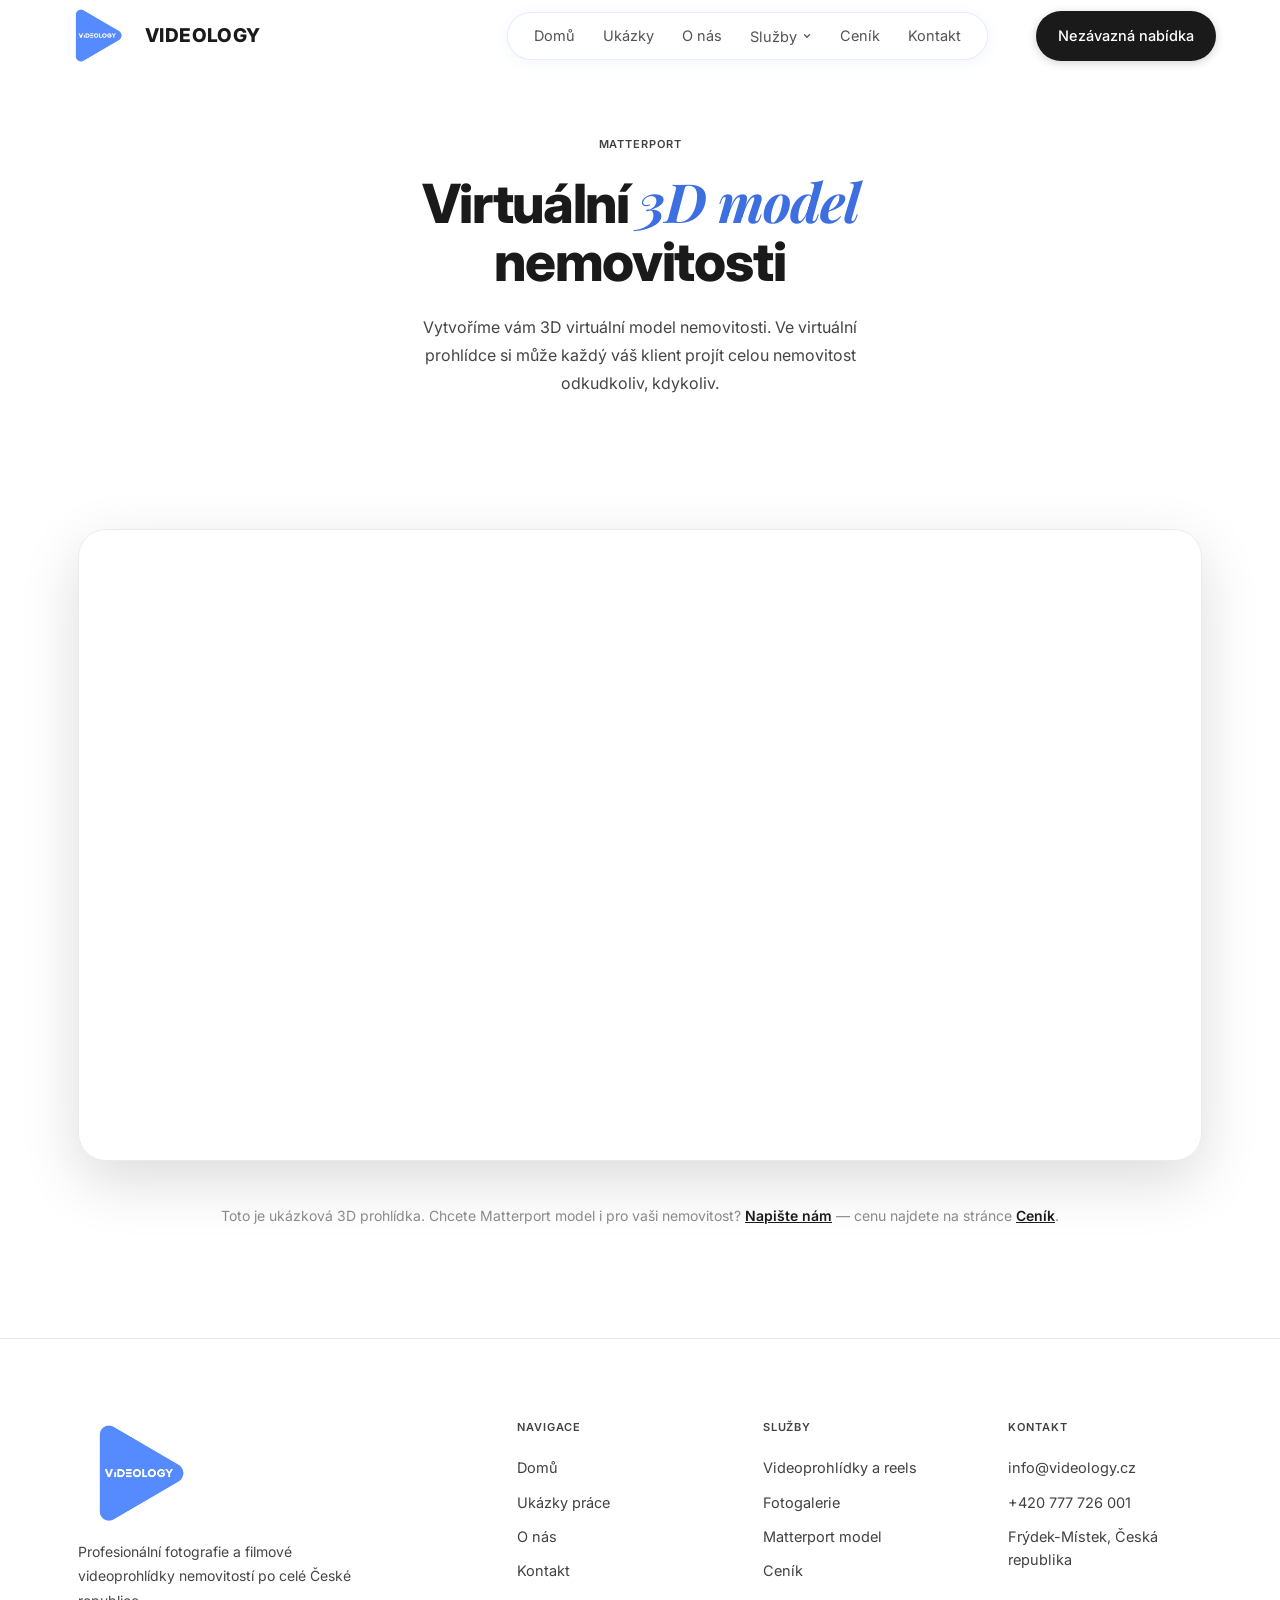
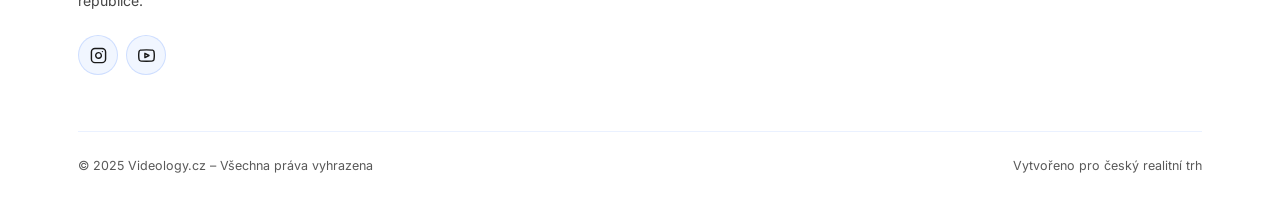
<file: virtualni-model.html>
<!DOCTYPE html>
<html lang="cs">
<head>
  <meta charset="UTF-8">
  <meta name="viewport" content="width=device-width, initial-scale=1.0">
  <title>Virtuální model – Videology.cz</title>
  <meta name="description" content="3D virtuální prohlídky nemovitostí Matterport — Videology.cz.">
  <link rel="icon" type="image/png" href="img/logo.png">
  <link rel="preconnect" href="https://fonts.googleapis.com">
  <link rel="preconnect" href="https://fonts.gstatic.com" crossorigin>
  <link href="https://fonts.googleapis.com/css2?family=Playfair+Display:ital,wght@0,700;1,400;1,700&family=Inter:wght@300;400;500;600;800&display=swap" rel="stylesheet">
  <link rel="stylesheet" href="css/style.css?v=202610231427">
</head>
<body>

  <!-- ═══════════════════════════════════ NAVBAR ═══════════════════════════════════ -->
  <header class="navbar" id="navbar">
    <div class="container navbar-inner">
      <a href="index.html" class="nav-logo">
        <img src="img/logo.png" alt="Videology" class="brand-logo">
        <span class="brand-wordmark">VIDEOLOGY</span>
      </a>
      <nav class="nav-links" id="navLinks">
        <a href="index.html">Domů</a>
        <a href="index.html#vysledky">Ukázky</a>
        <a href="index.html#jak-pracujeme">O nás</a>
        <div class="nav-dropdown">
          <button type="button" class="nav-dropdown-trigger">
            Služby
            <svg width="10" height="10" viewBox="0 0 24 24" fill="none" stroke="currentColor" stroke-width="3" stroke-linecap="round" stroke-linejoin="round"><polyline points="6 9 12 15 18 9"/></svg>
          </button>
          <div class="nav-dropdown-menu">
            <a href="videoprohlidka.html">Videoprohlídky a reels</a>
            <a href="fotogalerie.html">Fotogalerie</a>
            <a href="virtualni-model.html">Matterport model</a>
          </div>
        </div>
        <a href="cenik-videology.pdf" target="_blank" rel="noopener">Ceník</a>
        <a href="kontakt.html">Kontakt</a>
      </nav>
      <a href="index.html#kontakt" class="btn nav-cta">Nezávazná nabídka</a>
      <button class="nav-toggle" id="navToggle" aria-label="Otevřít menu">
        <span></span>
        <span></span>
        <span></span>
      </button>
    </div>
  </header>

  <!-- ═══════════════════════════════════ PAGE HEADER ══════════════════════════════ -->
  <section class="pricing-hero">
    <div class="container">
      <div class="results-header fade-up">
        <div class="section-label">Matterport</div>
        <h2 class="section-title">
          Virtuální <em>3D model</em><br>
          nemovitosti
        </h2>
        <p class="section-subtitle">
          Vytvoříme vám 3D virtuální model nemovitosti. Ve virtuální prohlídce si může každý
          váš klient projít celou nemovitost odkudkoliv, kdykoliv.
        </p>
      </div>
    </div>
  </section>

  <!-- ═══════════════════════════════════ MATTERPORT EMBED ═════════════════════════ -->
  <section class="matterport-section">
    <div class="container">
      <div class="matterport-frame fade-up">
        <iframe
          src="https://my.matterport.com/show/?m=kLYSdwm4t7Y"
          title="Videology.cz – Matterport 3D prohlídka"
          allow="xr-spatial-tracking; gyroscope; accelerometer; fullscreen"
          allowfullscreen
          loading="lazy">
        </iframe>
      </div>
      <p class="pricing-note fade-up">
        Toto je ukázková 3D prohlídka. Chcete Matterport model i pro vaši nemovitost?
        <a href="index.html#kontakt">Napište nám</a> — cenu najdete na stránce
        <a href="cenik-videology.pdf" target="_blank" rel="noopener">Ceník</a>.
      </p>
    </div>
  </section>

  <!-- ═══════════════════════════════════ FOOTER ═══════════════════════════════════ -->
  <footer class="footer">
    <div class="container">
      <div class="footer-grid">
        <div class="footer-col footer-brand">
          <a href="index.html" class="nav-logo footer-logo">
            <img src="img/logo.png" alt="Videology" class="brand-logo brand-logo--lg">
          </a>
          <p>Profesionální fotografie a filmové videoprohlídky nemovitostí po celé České republice.</p>
          <div class="footer-social">
            <a href="https://www.instagram.com/videology.cz/" target="_blank" rel="noopener noreferrer" aria-label="Instagram" class="social-icon">
              <svg width="17" height="17" viewBox="0 0 24 24" fill="none" stroke="currentColor" stroke-width="2" stroke-linecap="round"><rect x="2" y="2" width="20" height="20" rx="5"/><path d="M16 11.37A4 4 0 1 1 12.63 8 4 4 0 0 1 16 11.37z"/><line x1="17.5" y1="6.5" x2="17.51" y2="6.5"/></svg>
            </a>
            <a href="https://www.youtube.com/@videology_cz3250" target="_blank" rel="noopener noreferrer" aria-label="YouTube" class="social-icon">
              <svg width="17" height="17" viewBox="0 0 24 24" fill="none" stroke="currentColor" stroke-width="2" stroke-linecap="round" stroke-linejoin="round"><path d="M22.54 6.42a2.78 2.78 0 0 0-1.95-1.96C18.88 4 12 4 12 4s-6.88 0-8.59.46a2.78 2.78 0 0 0-1.95 1.96A29 29 0 0 0 1 12a29 29 0 0 0 .46 5.58A2.78 2.78 0 0 0 3.41 19.6C5.12 20 12 20 12 20s6.88 0 8.59-.46a2.78 2.78 0 0 0 1.95-1.95A29 29 0 0 0 23 12a29 29 0 0 0-.46-5.58z"/><polygon points="9.75 15.02 15.5 12 9.75 8.98 9.75 15.02"/></svg>
            </a>
          </div>
        </div>

        <div class="footer-col">
          <h4>Navigace</h4>
          <a href="index.html">Domů</a>
          <a href="index.html#vysledky">Ukázky práce</a>
          <a href="index.html#jak-pracujeme">O nás</a>
          <a href="kontakt.html">Kontakt</a>
        </div>

        <div class="footer-col">
          <h4>Služby</h4>
          <a href="videoprohlidka.html">Videoprohlídky a reels</a>
          <a href="fotogalerie.html">Fotogalerie</a>
          <a href="virtualni-model.html">Matterport model</a>
          <a href="cenik-videology.pdf" target="_blank" rel="noopener">Ceník</a>
        </div>

        <div class="footer-col">
          <h4>Kontakt</h4>
          <a href="mailto:info@videology.cz">info@videology.cz</a>
          <a href="tel:+420777726001">+420 777 726 001</a>
          <span>Frýdek-Místek, Česká republika</span>
        </div>
      </div>

      <div class="footer-bottom">
        <p>© 2025 Videology.cz – Všechna práva vyhrazena</p>
        <p>Vytvořeno pro český realitní trh</p>
      </div>
    </div>
  </footer>

  <script src="js/main.js?v=202610231427"></script>
</body>
</html>
</file>
<file: css/style.css>
/* ═══════════════════════════════════════════════════════
   VIDEOLOGY.CZ — Main Stylesheet
   ═══════════════════════════════════════════════════════ */

/* ── Variables ── */
:root {
  --bg:          #ffffff;
  --bg-card:     #ffffff;
  --dark:        #1a1a1a;
  --dark-2:      #3d6fe0;
  --text:        #3a3a3a;
  --muted:       #8a8a8a;
  --border:      rgba(0, 0, 0, 0.08);
  --shadow:      0 2px 16px rgba(0, 0, 0, 0.06);
  --shadow-md:   0 8px 32px rgba(0, 0, 0, 0.10);
  --shadow-lg:   0 20px 60px rgba(0, 0, 0, 0.14);
  --radius:      20px;
  --radius-sm:   12px;
  --radius-lg:   28px;
  --font:        'Inter', -apple-system, BlinkMacSystemFont, sans-serif;
  --serif:       'Playfair Display', Georgia, serif;
  --ease:        cubic-bezier(0.22, 1, 0.36, 1);
  --nav-h:       72px;

  /* Brand accents */
  --accent:      #558bff;
  --accent-2:    #3d6fe0;
  --accent-ink:  #ffffff;
  --accent-dim:  rgba(85, 139, 255, 0.16);
  --purple:      #558bff;
  --purple-dim:  rgba(85, 139, 255, 0.18);
}

/* ── Reset ── */
*, *::before, *::after { box-sizing: border-box; margin: 0; padding: 0; }
html { scroll-behavior: smooth; -webkit-text-size-adjust: 100%; }
body {
  font-family: var(--font);
  background: var(--bg);
  color: var(--dark);
  line-height: 1.6;
  overflow-x: hidden;
  -webkit-font-smoothing: antialiased;
}

img { display: block; max-width: 100%; }
a { color: inherit; text-decoration: none; }
button { cursor: pointer; }

/* ── Container ── */
.container {
  max-width: 1180px;
  margin: 0 auto;
  padding: 0 28px;
}

/* ── Typography helpers ── */
.section-label {
  font-size: 11px;
  font-weight: 600;
  letter-spacing: 0.08em;
  text-transform: uppercase;
  color: rgba(17,17,17,0.8);
  text-align: center;
  margin-bottom: 14px;
}

.section-title {
  font-family: var(--font);
  font-size: clamp(36px, 4.5vw, 54px);
  font-weight: 800;
  line-height: 1.08;
  letter-spacing: -0.025em;
  color: var(--dark);
  text-align: center;
  margin-bottom: 18px;
}

.section-title em {
  font-family: var(--serif);
  font-style: italic;
  font-weight: 700;
  color: var(--accent-2);
}

.section-subtitle {
  font-size: 16px;
  color: rgba(17,17,17,0.78);
  text-align: center;
  max-width: 500px;
  margin: 0 auto 32px;
  line-height: 1.75;
}

/* ── Buttons ── */
.btn {
  display: inline-flex;
  align-items: center;
  gap: 8px;
  padding: 13px 22px;
  border-radius: 50px;
  font-family: var(--font);
  font-size: 14.5px;
  font-weight: 500;
  border: none;
  white-space: nowrap;
  transition: transform 0.2s var(--ease), box-shadow 0.2s var(--ease), background 0.2s;
  cursor: pointer;
}

.btn-dark {
  background: var(--dark);
  color: #fff;
  box-shadow: 0 2px 10px rgba(0,0,0,0.18);
}

.btn-dark:hover {
  background: #000000;
  transform: translateY(-2px);
  box-shadow: 0 8px 24px rgba(0,0,0,0.22);
}

.btn-dark:active { transform: translateY(0); }

/* ── Outline button + PDF price-list link ── */
.btn-outline {
  background: transparent;
  color: var(--dark);
  border: 1.5px solid rgba(0,0,0,0.18);
}
.btn-outline:hover {
  background: var(--dark);
  color: #fff;
  border-color: var(--dark);
  transform: translateY(-2px);
}
.pdf-btn { margin-top: 6px; }
.pdf-btn-wrap { text-align: center; margin-top: 18px; }
.pdf-btn--hl {
  background: var(--accent);
  color: #fff;
  padding: 17px 34px;
  font-size: 16px;
  font-weight: 600;
  gap: 10px;
  box-shadow: 0 12px 30px rgba(85, 139, 255, 0.45);
}
.pdf-btn--hl:hover {
  background: var(--accent-2);
  transform: translateY(-3px);
  box-shadow: 0 16px 36px rgba(61, 111, 224, 0.5);
}

.btn-submit {
  width: 100%;
  justify-content: center;
  border-radius: 14px;
  padding: 15px 24px;
  font-size: 15.5px;
  font-weight: 600;
}

/* ── Scroll-reveal ── */
.fade-up {
  opacity: 0;
  transform: translateY(28px);
  transition: opacity 0.65s var(--ease), transform 0.65s var(--ease);
  transition-delay: var(--delay, 0s);
}
.fade-up.visible {
  opacity: 1;
  transform: translateY(0);
}


/* ═══════════════════════════════════════════════════════
   NAVBAR
   ═══════════════════════════════════════════════════════ */
.navbar {
  position: fixed;
  inset: 0 0 auto 0;
  z-index: 200;
  height: var(--nav-h);
  background: transparent;
  transition: background 0.3s, box-shadow 0.3s;
}

.navbar.scrolled {
  background: rgba(255,255,255,0.92);
  backdrop-filter: blur(14px);
  -webkit-backdrop-filter: blur(14px);
  box-shadow: 0 1px 24px rgba(0,0,0,0.1);
}

.navbar .container {
  max-width: none;
  padding: 0 clamp(20px, 6vw, 64px);
}

.navbar-inner {
  display: flex;
  align-items: center;
  height: var(--nav-h);
  gap: 40px;
}

.nav-logo {
  display: flex;
  align-items: center;
  gap: 10px;
  font-weight: 700;
  font-size: 16.5px;
  letter-spacing: -0.01em;
  flex-shrink: 0;
}

.brand-logo {
  height: 60px;
  width: auto;
  display: block;
  flex-shrink: 0;
}
.brand-logo--lg { height: 110px; }

.brand-wordmark {
  font-size: 19px;
  font-weight: 800;
  letter-spacing: 0.02em;
  color: var(--dark);
  transition: color 0.3s;
}
.navbar--over-video:not(.scrolled) .brand-wordmark { color: #fff; }

.nav-links {
  display: flex;
  align-items: center;
  gap: 28px;
  margin-left: auto;
  background: #ffffff;
  border: 1px solid rgba(85,139,255,0.15);
  box-shadow: 0 2px 14px rgba(85,139,255,0.08);
  backdrop-filter: blur(10px);
  -webkit-backdrop-filter: blur(10px);
  padding: 11px 26px;
  border-radius: 50px;
}

.nav-links a {
  font-size: 14.5px;
  font-weight: 400;
  color: var(--dark);
  opacity: 0.75;
  transition: opacity 0.2s, color 0.2s;
}
.nav-links a:hover { opacity: 1; color: var(--accent); }

.nav-dropdown { position: relative; }

.nav-dropdown-trigger {
  display: flex;
  align-items: center;
  gap: 5px;
  background: none;
  border: none;
  padding: 0;
  font-family: var(--font);
  font-size: 14.5px;
  font-weight: 400;
  color: var(--dark);
  opacity: 0.75;
  cursor: pointer;
  transition: opacity 0.2s, color 0.2s;
}
.nav-dropdown-trigger svg { transition: transform 0.2s; }
.nav-dropdown:hover .nav-dropdown-trigger,
.nav-dropdown.open .nav-dropdown-trigger { opacity: 1; color: var(--accent); }
.nav-dropdown:hover .nav-dropdown-trigger svg,
.nav-dropdown.open .nav-dropdown-trigger svg { transform: rotate(180deg); }

.nav-dropdown-menu {
  position: absolute;
  top: calc(100% + 16px);
  left: 50%;
  transform: translateX(-50%) translateY(6px);
  min-width: 200px;
  background: #fff;
  border: 1px solid var(--border);
  border-radius: 14px;
  box-shadow: var(--shadow-lg);
  padding: 8px;
  opacity: 0;
  visibility: hidden;
  transition: opacity 0.2s, transform 0.2s, visibility 0.2s;
  z-index: 10;
}
.nav-dropdown:hover .nav-dropdown-menu,
.nav-dropdown.open .nav-dropdown-menu {
  opacity: 1;
  visibility: visible;
  transform: translateX(-50%) translateY(0);
}
.nav-dropdown-menu a {
  display: block;
  padding: 10px 14px;
  border-radius: 8px;
  font-size: 14px;
  opacity: 1;
  white-space: nowrap;
}
.nav-dropdown-menu a:hover { background: var(--accent-dim); color: var(--accent); }

.nav-cta {
  margin-left: 8px;
  background: var(--dark);
  color: #fff;
  box-shadow: 0 2px 10px rgba(0,0,0,0.18);
}
.nav-cta:hover {
  background: #000000;
  color: #fff;
  transform: translateY(-2px);
  box-shadow: 0 8px 24px rgba(0,0,0,0.25);
}

.nav-toggle {
  display: none;
  flex-direction: column;
  justify-content: center;
  gap: 5px;
  background: none;
  border: none;
  padding: 4px;
  margin-left: auto;
}
.nav-toggle span {
  display: block;
  width: 22px;
  height: 2px;
  background: var(--dark);
  border-radius: 2px;
  transition: transform 0.25s, opacity 0.25s;
}
.nav-toggle.open span:nth-child(1) { transform: translateY(7px) rotate(45deg); }
.nav-toggle.open span:nth-child(2) { opacity: 0; }
.nav-toggle.open span:nth-child(3) { transform: translateY(-7px) rotate(-45deg); }


/* ═══════════════════════════════════════════════════════
   HERO
   ═══════════════════════════════════════════════════════ */
.hero {
  position: relative;
  min-height: 100vh;
  display: flex;
  flex-direction: column;
  padding-top: var(--nav-h);
  background: #ffffff;
  overflow: hidden;
}

.hero-video {
  position: absolute;
  inset: 0;
  width: 100%;
  height: 100%;
  object-fit: cover;
  z-index: 0;
}

.hero::before {
  content: '';
  position: absolute;
  inset: 0;
  background:
    radial-gradient(120% 90% at 85% 0%, rgba(85,139,255,0.35), transparent 55%),
    radial-gradient(90% 70% at 8% 100%, rgba(85,139,255,0.28), transparent 55%),
    linear-gradient(180deg, rgba(10,10,10,0.55) 0%, rgba(10,10,10,0.35) 35%, rgba(8,8,8,0.82) 100%);
  z-index: 1;
}

.hero-inner {
  position: relative;
  z-index: 2;
  flex: 1;
  display: flex;
  flex-direction: column;
  align-items: flex-start;
  justify-content: flex-end;
  gap: 26px;
  padding-top: 40px;
  padding-bottom: 56px;
}

.hero-text {
  display: flex;
  flex-direction: column;
  align-items: flex-start;
  gap: 22px;
}

/* Badge */
.badge {
  display: inline-flex;
  align-items: center;
  gap: 9px;
  padding: 8px 16px;
  border: 1.5px solid rgba(85,139,255,0.4);
  border-radius: 50px;
  font-size: 10.5px;
  font-weight: 600;
  letter-spacing: 0.07em;
  text-transform: uppercase;
  background: rgba(255,255,255,0.12);
  color: #ffffff;
  backdrop-filter: blur(6px);
}

.badge-dot {
  width: 7px;
  height: 7px;
  border-radius: 50%;
  background: var(--accent);
  flex-shrink: 0;
  animation: pulse 2.2s infinite;
}

@keyframes pulse {
  0%, 100% { box-shadow: 0 0 0 0 rgba(85,139,255, 0.45); }
  50%       { box-shadow: 0 0 0 6px rgba(85,139,255, 0); }
}

/* Hero title */
.hero-title {
  font-family: var(--font);
  font-size: clamp(40px, 5.5vw, 66px);
  font-weight: 800;
  line-height: 1.08;
  letter-spacing: -0.03em;
  color: #ffffff;
  max-width: 780px;
}

.hero-title em {
  font-family: var(--font);
  font-style: normal;
  font-weight: 800;
  color: var(--accent);
}

.hero-subtitle {
  font-size: 16.5px;
  color: rgba(255,255,255,0.82);
  line-height: 1.65;
  max-width: 460px;
}

.hero-actions {
  display: flex;
  align-items: center;
  gap: 28px;
  flex-wrap: wrap;
}

.btn-accent {
  background: var(--accent);
  color: var(--accent-ink);
  box-shadow: 0 4px 18px rgba(85,139,255,0.28);
}
.btn-accent:hover {
  background: #3d6fe0;
  transform: translateY(-2px);
  box-shadow: 0 10px 28px rgba(85,139,255,0.35);
}

/* Scroll cue */
.scroll-cue {
  display: inline-flex;
  align-items: center;
  gap: 14px;
  color: #ffffff;
}

.scroll-cue-circle {
  width: 52px;
  height: 52px;
  border-radius: 50%;
  border: 1.5px solid rgba(255,255,255,0.4);
  display: flex;
  align-items: center;
  justify-content: center;
  color: #ffffff;
  flex-shrink: 0;
  transition: background 0.25s, border-color 0.25s, transform 0.25s;
}
.scroll-cue:hover .scroll-cue-circle {
  background: var(--accent);
  border-color: var(--accent);
  color: var(--accent-ink);
  transform: translateY(3px);
}

.scroll-cue-label {
  font-size: 11.5px;
  font-weight: 600;
  letter-spacing: 0.09em;
  text-transform: uppercase;
  color: rgba(255,255,255,0.85);
}

/* Social icons */
.social-icons { display: flex; gap: 8px; }

.social-icon {
  width: 40px;
  height: 40px;
  border-radius: 50%;
  background: rgba(255,255,255,0.1);
  border: 1px solid rgba(255,255,255,0.25);
  display: flex;
  align-items: center;
  justify-content: center;
  color: #ffffff;
  transition: background 0.2s, color 0.2s, border-color 0.2s, transform 0.2s;
}
.social-icon:hover {
  background: var(--accent);
  color: var(--accent-ink);
  border-color: var(--accent);
  transform: translateY(-2px);
}

/* Hero bottom info bar */
.hero-bottombar {
  position: relative;
  z-index: 2;
  width: 100%;
  background: rgba(20,20,25,0.18);
  backdrop-filter: blur(10px);
  -webkit-backdrop-filter: blur(10px);
  display: flex;
  align-items: center;
  justify-content: space-between;
  flex-wrap: wrap;
  gap: 24px;
  padding: 30px clamp(20px, 6vw, 64px);
}

.hero-contacts {
  display: flex;
  align-items: center;
  gap: clamp(20px, 4vw, 56px);
  flex-wrap: wrap;
  margin-left: auto;
}

.hero-contact-item {
  display: flex;
  align-items: center;
  gap: 14px;
}

.hero-contact-icon {
  width: 44px;
  height: 44px;
  border-radius: 50%;
  background: #ffffff;
  color: var(--dark);
  display: flex;
  align-items: center;
  justify-content: center;
  flex-shrink: 0;
}

.hero-contact-text { display: flex; flex-direction: column; gap: 2px; }
.hero-contact-text span { font-size: 12px; color: rgba(255,255,255,0.7); }
.hero-contact-text strong { font-size: 15px; font-weight: 700; color: #ffffff; }


/* ═══════════════════════════════════════════════════════
   BRANDS TICKER
   ═══════════════════════════════════════════════════════ */
.brands {
  padding: 36px 0;
  border-top: 1px solid rgba(85,139,255,0.14);
  border-bottom: 1px solid rgba(85,139,255,0.14);
  overflow: hidden;
}

.brands-header {
  text-align: center;
  font-size: 13.5px;
  color: rgba(17,17,17,0.78);
  margin-bottom: 20px;
}
.brands-header strong { color: var(--dark); font-weight: 600; }

.ticker-wrapper {
  overflow: hidden;
  position: relative;
}
.ticker-wrapper::before,
.ticker-wrapper::after {
  content: '';
  position: absolute;
  top: 0; bottom: 0;
  width: 120px;
  z-index: 1;
  pointer-events: none;
}
.ticker-wrapper::before { left: 0;  background: linear-gradient(to right, var(--bg), transparent); }
.ticker-wrapper::after  { right: 0; background: linear-gradient(to left,  var(--bg), transparent); }

.ticker-track {
  display: flex;
  width: max-content;
  animation: ticker 28s linear infinite;
  animation-play-state: paused;
  will-change: transform;
}
.ticker-track.running { animation-play-state: running; }
.ticker-track:hover { animation-play-state: paused; }

.ticker-item {
  display: flex;
  align-items: center;
  gap: 12px;
  padding: 0 36px;
  font-size: 14px;
  font-weight: 500;
  color: rgba(17,17,17,0.7);
  white-space: nowrap;
  transition: color 0.2s;
}
.ticker-item:hover { color: var(--dark); }

.ticker-sep { font-size: 8px; opacity: 0.3; }

@keyframes ticker {
  from { transform: translateX(0); }
  to   { transform: translateX(calc(-1 * var(--ticker-distance, 50%))); }
}


/* ═══════════════════════════════════════════════════════
   RESULTS
   ═══════════════════════════════════════════════════════ */
.results-section { padding: 100px 0; }

.results-header {
  text-align: center;
  margin-bottom: 60px;
  display: flex;
  flex-direction: column;
  align-items: center;
  gap: 4px;
}

.results-toggle {
  display: flex;
  flex-wrap: wrap;
  justify-content: center;
  gap: 8px;
  margin-bottom: 28px;
}
.results-toggle-btn {
  padding: 10px 22px;
  border-radius: 100px;
  border: 1px solid var(--border);
  background: #fff;
  color: var(--muted);
  font-family: var(--font);
  font-size: 14px;
  font-weight: 600;
  cursor: pointer;
  transition: background 0.2s, color 0.2s, border-color 0.2s;
}
.results-toggle-btn:hover { color: var(--dark); }
.results-toggle-btn.active {
  background: var(--dark);
  border-color: var(--dark);
  color: #fff;
}

.results-carousel {
  position: relative;
}

.results-track {
  display: flex;
  gap: 16px;
  overflow-x: auto;
  scroll-snap-type: x mandatory;
  scroll-behavior: smooth;
  padding: 8px 8px 24px;
  margin: -8px -8px -24px;
  -ms-overflow-style: none;
  scrollbar-width: none;
}
.results-track::-webkit-scrollbar { display: none; }
.results-track[hidden] { display: none; }

.result-card {
  position: relative;
  flex: 0 0 calc((100% - 32px) / 3);
  border-radius: var(--radius-lg);
  overflow: hidden;
  aspect-ratio: 3/4;
  box-shadow: var(--shadow-md);
  scroll-snap-align: start;
}
#resultsTrackWide .result-card { flex: 0 0 calc((100% - 16px) / 2); aspect-ratio: 16/9; }
.result-card--matterport { flex: 0 0 100%; aspect-ratio: 16/9; }
.result-card--matterport iframe { width: 100%; height: 100%; border: none; }

.result-card--raised { transform: translateY(-36px); }

.result-card img {
  width: 100%;
  height: 100%;
  object-fit: cover;
  transition: transform 0.6s var(--ease);
}
.result-card:hover img { transform: scale(1.04); }

.results-arrow {
  position: absolute;
  top: 50%;
  transform: translateY(-50%);
  width: 48px;
  height: 48px;
  border-radius: 50%;
  border: 1px solid var(--border);
  background: #fff;
  color: var(--dark);
  display: flex;
  align-items: center;
  justify-content: center;
  cursor: pointer;
  box-shadow: var(--shadow-md);
  transition: background 0.2s, color 0.2s, transform 0.2s;
  z-index: 3;
}
.results-arrow:hover { background: var(--dark); color: #fff; }
.results-arrow--prev { left: -24px; }
.results-arrow--next { right: -24px; }

.results-more { display: flex; justify-content: center; margin-top: 40px; }

.card-handle {
  position: absolute;
  bottom: 18px;
  left: 18px;
  z-index: 1;
  background: rgba(255,255,255,0.85);
  backdrop-filter: blur(10px);
  color: var(--dark);
  font-size: 12.5px;
  font-weight: 400;
  padding: 6px 12px;
  border-radius: 100px;
  letter-spacing: 0.01em;
}


/* ═══════════════════════════════════════════════════════
   HOW WE WORK
   ═══════════════════════════════════════════════════════ */
.how-section { padding: 100px 0; }

.steps-layout {
  display: grid;
  grid-template-columns: 1fr 1fr;
  gap: 18px;
  align-items: stretch;
  margin-top: 56px;
  margin-bottom: 56px;
}

.steps-col {
  display: flex;
  flex-direction: column;
  justify-content: space-between;
  gap: 14px;
}

.quote-photo.steps-photo {
  width: 100%;
  height: 100%;
  align-self: stretch;
}

.step-card {
  width: 100%;
  background: var(--bg-card);
  border-radius: var(--radius);
  padding: 26px 26px 24px;
  position: relative;
  border: 1px solid var(--border);
  box-shadow: var(--shadow);
  transition: transform 0.3s var(--ease), box-shadow 0.3s var(--ease);
}
.step-card:hover {
  transform: translateY(-5px);
  box-shadow: var(--shadow-md);
}

.step-badge {
  position: absolute;
  top: -13px;
  left: 24px;
  width: 30px;
  height: 30px;
  background: var(--dark);
  color: #fff;
  border-radius: 9px;
  display: flex;
  align-items: center;
  justify-content: center;
  font-size: 13px;
  font-weight: 700;
  box-shadow: 0 2px 8px rgba(0,0,0,0.25);
}

.step-icon {
  width: 64px;
  height: 64px;
  display: block;
  margin-bottom: 14px;
  object-fit: contain;
}

.step-card h3 {
  font-size: 21px;
  font-weight: 700;
  margin-bottom: 12px;
  letter-spacing: -0.01em;
}
.step-card p { font-size: 16px; color: var(--muted); line-height: 1.7; }

.quote-photo {
  position: relative;
  display: block;
  border-radius: var(--radius-lg);
  overflow: hidden;
  box-shadow: var(--shadow-md);
  aspect-ratio: 3/2;
  align-self: center;
  cursor: pointer;
}
.quote-photo img {
  width: 100%;
  height: 100%;
  object-fit: cover;
  transition: transform 0.5s var(--ease), filter 0.3s;
}
.quote-photo::before {
  content: '';
  position: absolute;
  inset: 0;
  background: rgba(0,0,0,0.15);
  opacity: 0;
  transition: opacity 0.3s;
}
.quote-photo:hover img { transform: scale(1.05); filter: brightness(0.85); }
.quote-photo:hover::before { opacity: 1; }

.quote-photo-play {
  position: absolute;
  top: 50%;
  left: 50%;
  width: 60px;
  height: 60px;
  transform: translate(-50%, -50%) scale(0.85);
  border-radius: 50%;
  background: rgba(255,255,255,0.92);
  color: var(--dark);
  display: flex;
  align-items: center;
  justify-content: center;
  padding-left: 3px;
  opacity: 0;
  transition: opacity 0.3s, transform 0.3s;
  z-index: 1;
}
.quote-photo:hover .quote-photo-play { opacity: 1; transform: translate(-50%, -50%) scale(1); }


/* ═══════════════════════════════════════════════════════
   SERVICES — package plans, stacked full-width rows
   ═══════════════════════════════════════════════════════ */
.services-section { padding: 80px 0 100px; }

.plan-list {
  display: flex;
  flex-direction: column;
  gap: 18px;
  margin-top: 48px;
}

.plan-row {
  position: relative;
  display: grid;
  grid-template-columns: 1.05fr 1.2fr auto;
  gap: 32px;
  align-items: center;
  background: var(--bg-card);
  border: 1.5px solid var(--border);
  border-radius: var(--radius-lg);
  padding: 34px 40px;
  box-shadow: var(--shadow);
  transition: transform 0.3s var(--ease), box-shadow 0.3s var(--ease);
}
.plan-row:hover {
  transform: translateY(-4px);
  box-shadow: var(--shadow-md);
}
.plan-row--featured {
  border-color: var(--accent);
  box-shadow: var(--shadow-lg);
}

.plan-row-index {
  display: inline-flex;
  align-items: center;
  justify-content: center;
  width: 26px;
  height: 26px;
  border-radius: 50%;
  background: var(--dark);
  color: #fff;
  font-size: 12px;
  font-weight: 700;
  margin-bottom: 14px;
}
.plan-row--featured .plan-row-index { background: var(--accent); }

.plan-row-info h3 {
  display: flex;
  align-items: center;
  gap: 10px;
  flex-wrap: wrap;
  font-size: 21px;
  font-weight: 800;
  letter-spacing: -0.01em;
  color: var(--dark);
  margin-bottom: 10px;
}
.plan-row-info .package-badge { font-weight: 700; }
.plan-row-info p {
  font-size: 14px;
  color: var(--muted);
  line-height: 1.6;
}

.plan-row-features {
  list-style: none;
  columns: 2;
  column-gap: 24px;
}
.plan-row-features li {
  position: relative;
  padding-left: 16px;
  margin-bottom: 9px;
  font-size: 13.5px;
  color: var(--muted);
  line-height: 1.55;
  break-inside: avoid;
}
.plan-row-features li:nth-child(2) {
  break-after: column;
  -webkit-column-break-after: always;
}

/* 2 items or fewer: one column, so every line sits directly under the previous one */
.plan-row-features:not(:has(li:nth-child(3))) { columns: 1; }

.plan-row-features li::before {
  content: '';
  position: absolute;
  left: 0;
  top: 8px;
  width: 5px;
  height: 5px;
  border-radius: 50%;
  background: var(--accent);
}

.plan-row-note {
  display: block;
  margin-top: 2px;
  font-size: 11.5px;
  color: var(--muted);
  opacity: 0.85;
}

.plan-row-cta {
  display: flex;
  flex-direction: column;
  align-items: flex-end;
  gap: 14px;
}
.plan-row-price {
  font-size: 24px;
  font-weight: 800;
  letter-spacing: -0.01em;
  color: var(--dark);
  white-space: nowrap;
}
.plan-row-price--tbd { color: var(--muted); }
.plan-order-btn { white-space: nowrap; }
.plan-pdf-btn {
  padding: 9px 16px;
  font-size: 12.5px;
  white-space: nowrap;
}

.package-badge {
  background: var(--accent-dim);
  color: var(--accent);
  font-size: 11px;
  font-weight: 700;
  letter-spacing: 0.03em;
  text-transform: uppercase;
  padding: 4px 10px;
  border-radius: 100px;
}


/* ═══════════════════════════════════════════════════════
   STATS
   ═══════════════════════════════════════════════════════ */
.stats-section {
  background: var(--dark);
  padding: 80px 0;
}

.stats-grid {
  display: grid;
  grid-template-columns: repeat(3, 1fr);
  gap: 32px;
}

.stat-item { text-align: center; color: #fff; }

.stat-row {
  display: flex;
  align-items: baseline;
  justify-content: center;
  gap: 2px;
  margin-bottom: 8px;
}

.stat-number {
  font-size: 56px;
  font-weight: 800;
  letter-spacing: -0.04em;
  line-height: 1;
}

.stat-suffix {
  font-size: 32px;
  font-weight: 700;
  letter-spacing: -0.02em;
  opacity: 0.7;
}

.stat-label {
  font-size: 13.5px;
  color: rgba(255,255,255,0.8);
  font-weight: 400;
}


/* ═══════════════════════════════════════════════════════
   CTA / CONTACT
   ═══════════════════════════════════════════════════════ */
.cta-section { padding: 100px 0; }

.cta-inner {
  max-width: 820px;
  margin: 0 auto;
  text-align: center;
}

.contact-form {
  display: flex;
  flex-direction: column;
  gap: 12px;
  margin-top: 40px;
  text-align: left;
}

.form-row {
  display: grid;
  grid-template-columns: 1fr 1fr;
  gap: 12px;
}

.form-field input,
.form-field textarea {
  width: 100%;
  padding: 13px 17px;
  border: 1.5px solid var(--border);
  border-radius: 14px;
  background: var(--bg-card);
  font-family: var(--font);
  font-size: 14.5px;
  color: var(--dark);
  outline: none;
  transition: border-color 0.2s, box-shadow 0.2s;
}
.form-field input::placeholder,
.form-field textarea::placeholder { color: #bbb; }

.form-field input:focus,
.form-field textarea:focus {
  border-color: var(--dark);
  box-shadow: 0 0 0 3px rgba(20,20,20,0.06);
}

.form-field textarea {
  resize: vertical;
  min-height: 120px;
}

.form-field select {
  width: 100%;
  padding: 13px 17px;
  border: 1.5px solid var(--border);
  border-radius: 14px;
  background: var(--bg-card);
  font-family: var(--font);
  font-size: 14.5px;
  color: var(--dark);
  outline: none;
  cursor: pointer;
  transition: border-color 0.2s, box-shadow 0.2s;
}
.form-field select:focus {
  border-color: var(--dark);
  box-shadow: 0 0 0 3px rgba(20,20,20,0.06);
}

.field-error {
  display: none;
  margin: 6px 4px 0;
  font-size: 12.5px;
  font-weight: 500;
  color: #ef4444;
}
.form-field.has-error .field-error { display: block; }
.form-field.has-error input,
.form-field.has-error select,
.form-field.has-error textarea {
  border-color: #ef4444;
  box-shadow: 0 0 0 3px rgba(239, 68, 68, 0.1);
}
.form-required-note {
  font-size: 12.5px;
  color: var(--muted);
  margin-top: 2px;
}

.form-note {
  font-size: 12.5px;
  color: rgba(17,17,17,0.7);
  text-align: center;
  margin-top: 4px;
}

/* ── Booking calendar (month view + time slots) ── */
.booking-calendar {
  background: linear-gradient(180deg, #f5f8ff 0%, #ffffff 46%);
  border: 1.5px solid rgba(85, 139, 255, 0.28);
  border-radius: 22px;
  padding: 26px 28px 24px;
  box-shadow: 0 8px 30px rgba(85, 139, 255, 0.08);
}
.booking-calendar-label {
  display: block;
  font-size: 12px;
  font-weight: 700;
  letter-spacing: 0.1em;
  text-transform: uppercase;
  color: var(--accent-2);
  margin-bottom: 16px;
}

.cal-head {
  display: flex;
  align-items: center;
  justify-content: space-between;
  margin-bottom: 14px;
}
.cal-title {
  font-size: 19px;
  font-weight: 800;
  letter-spacing: -0.01em;
  color: var(--dark);
}
.cal-nav {
  width: 38px;
  height: 38px;
  border-radius: 50%;
  border: 1.5px solid rgba(85, 139, 255, 0.35);
  background: #fff;
  color: var(--accent-2);
  display: flex;
  align-items: center;
  justify-content: center;
  transition: background 0.2s, color 0.2s;
}
.cal-nav:hover:not(:disabled) { background: var(--accent); color: #fff; border-color: var(--accent); }
.cal-nav:disabled { opacity: 0.3; cursor: default; }

.cal-weekdays,
.cal-grid {
  display: grid;
  grid-template-columns: repeat(7, minmax(0, 1fr));
  gap: 6px;
}
.cal-weekdays { margin-bottom: 6px; }
.cal-weekdays span {
  text-align: center;
  font-size: 11px;
  font-weight: 700;
  letter-spacing: 0.06em;
  text-transform: uppercase;
  color: var(--accent-2);
  opacity: 0.85;
  padding: 6px 0;
}

.cal-day {
  width: 100%;
  min-height: 46px;
  padding: 0;
  box-sizing: border-box;
  display: flex;
  align-items: center;
  justify-content: center;
  border-radius: 12px;
  border: 1.5px solid rgba(85, 139, 255, 0.16);
  background: #fff;
  font-family: var(--font);
  font-size: clamp(12px, 3.6vw, 15px);
  font-weight: 600;
  white-space: nowrap;
  overflow: hidden;
  color: var(--dark);
  cursor: pointer;
  box-shadow: 0 1px 0 rgba(0, 0, 0, 0.04);
  transition: background 0.18s, color 0.18s, border-color 0.18s, transform 0.18s var(--ease);
}
.cal-day:hover:not(:disabled) { border-color: var(--accent); background: rgba(85, 139, 255, 0.08); transform: translateY(-1px); }
.cal-day.is-today { border-color: rgba(85, 139, 255, 0.55); color: var(--accent-2); }
.cal-day.is-selected {
  background: var(--accent);
  border-color: var(--accent);
  color: #fff;
  box-shadow: 0 6px 16px rgba(85, 139, 255, 0.4);
}
.cal-day:disabled { background: transparent; border-color: transparent; box-shadow: none; color: rgba(0, 0, 0, 0.22); cursor: default; }
.cal-empty { visibility: hidden; }

.booking-cal-times {
  display: grid;
  grid-template-columns: repeat(auto-fill, minmax(88px, 1fr));
  gap: 8px;
  margin-top: 18px;
  padding-top: 18px;
  border-top: 1.5px dashed rgba(85, 139, 255, 0.3);
}
.booking-time {
  padding: 10px 8px;
  border-radius: 100px;
  border: 1.5px solid rgba(85, 139, 255, 0.35);
  background: #fff;
  font-family: var(--font);
  font-size: 14px;
  font-weight: 600;
  color: var(--accent-2);
  cursor: pointer;
  transition: background 0.2s, color 0.2s, border-color 0.2s;
}
.booking-time:hover { background: rgba(85, 139, 255, 0.1); }
.booking-time.is-selected { background: var(--accent); color: #fff; border-color: var(--accent); }

.booking-summary {
  margin-top: 16px;
  font-size: 13.5px;
  color: var(--muted);
}
.booking-summary.is-set { color: var(--accent-2); font-weight: 700; }
.booking-summary.is-error { color: #ef4444; font-weight: 600; }

/* ═══════════════════════════════════════════════════════
   FOOTER
   ═══════════════════════════════════════════════════════ */
.footer {
  background: #fff;
  color: var(--dark);
  padding: 80px 0 32px;
  border-top: 1px solid rgba(17,17,17,0.1);
}

.footer-grid {
  display: grid;
  grid-template-columns: 2fr 1fr 1fr 1fr;
  gap: 52px;
  padding-bottom: 56px;
  border-bottom: 1px solid rgba(85,139,255,0.12);
}

.footer-brand .footer-logo { margin-bottom: 16px; }
.footer-brand .footer-logo span { color: rgba(17,17,17,0.9); }

.footer-brand p {
  font-size: 14px;
  color: rgba(17,17,17,0.78);
  line-height: 1.75;
  margin-bottom: 22px;
  max-width: 280px;
}

.footer-social { display: flex; gap: 8px; }
.footer .social-icon {
  background: rgba(85,139,255,0.08);
  border-color: rgba(85,139,255,0.22);
  color: var(--dark);
}
.footer .social-icon:hover {
  background: var(--dark);
  color: #fff;
  border-color: var(--dark);
}

.footer-col h4 {
  font-size: 11px;
  font-weight: 600;
  letter-spacing: 0.08em;
  text-transform: uppercase;
  color: rgba(17,17,17,0.8);
  margin-bottom: 20px;
}

.footer-col a:not(.social-icon),
.footer-col span {
  display: block;
  font-size: 14.5px;
  color: rgba(17,17,17,0.8);
  margin-bottom: 11px;
  transition: color 0.2s;
}
.footer-col a:hover { color: var(--dark); }

.footer-bottom {
  display: flex;
  justify-content: space-between;
  align-items: center;
  padding-top: 24px;
  font-size: 12.5px;
  color: rgba(17,17,17,0.7);
}


/* ═══════════════════════════════════════════════════════
   PRICING
   ═══════════════════════════════════════════════════════ */
.pricing-hero { padding: calc(var(--nav-h) + 64px) 0 20px; }

.pricing-section { padding: 40px 0 110px; }

.pricing-rows {
  display: flex;
  flex-direction: column;
  margin-top: 20px;
}

.pricing-row {
  display: grid;
  grid-template-columns: 1.2fr 1fr;
  gap: 48px;
  align-items: center;
  padding: 40px 0;
  border-bottom: 1px solid var(--border);
}
.pricing-row:first-child { padding-top: 8px; }
.pricing-row:last-child { border-bottom: none; }

.pricing-row-text h3 {
  font-family: var(--serif);
  font-style: italic;
  font-size: 24px;
  font-weight: 700;
  letter-spacing: -0.01em;
  color: var(--accent-2);
  margin-bottom: 10px;
}

.pricing-row-lead {
  font-size: 14.5px;
  font-weight: 600;
  color: var(--dark);
  margin-bottom: 14px;
  line-height: 1.5;
}

.pricing-row-list {
  list-style: none;
  display: flex;
  flex-direction: column;
  gap: 8px;
}
.pricing-row-list li {
  position: relative;
  padding-left: 16px;
  font-size: 13.5px;
  color: var(--muted);
  line-height: 1.55;
}
.pricing-row-list li::before {
  content: '';
  position: absolute;
  left: 0;
  top: 8px;
  width: 5px;
  height: 5px;
  border-radius: 50%;
  background: var(--accent);
}

.pricing-row-box {
  background: var(--bg-card);
  border: 1px solid var(--border);
  border-radius: var(--radius);
  box-shadow: var(--shadow);
  padding: 24px 28px;
  display: flex;
  flex-direction: column;
  gap: 14px;
}

.pricing-row-item {
  display: flex;
  align-items: baseline;
  justify-content: space-between;
  gap: 16px;
  font-size: 14px;
}
.pricing-row-item span { color: var(--muted); }
.pricing-row-item strong {
  color: var(--dark);
  font-weight: 800;
  white-space: nowrap;
}

.pricing-note {
  text-align: center;
  font-size: 14px;
  color: var(--muted);
  margin-top: 44px;
}
.pricing-note a { color: var(--dark); font-weight: 600; text-decoration: underline; }


/* ═══════════════════════════════════════════════════════
   MATTERPORT
   ═══════════════════════════════════════════════════════ */
.matterport-section { padding: 20px 0 110px; }

.matterport-frame {
  position: relative;
  width: 100%;
  aspect-ratio: 16/9;
  border-radius: var(--radius-lg);
  overflow: hidden;
  box-shadow: var(--shadow-lg);
  border: 1px solid var(--border);
}
.matterport-frame iframe {
  position: absolute;
  inset: 0;
  width: 100%;
  height: 100%;
  border: none;
}


/* ═══════════════════════════════════════════════════════
   GALLERY
   ═══════════════════════════════════════════════════════ */
.gallery-section { padding: 20px 0 110px; }

.gallery-grid {
  columns: 3;
  column-gap: 16px;
}
.gallery-item {
  break-inside: avoid;
  margin-bottom: 16px;
  border-radius: var(--radius);
  overflow: hidden;
  box-shadow: var(--shadow);
}
.gallery-item img {
  width: 100%;
  display: block;
  transition: transform 0.5s var(--ease);
}
.gallery-item:hover img { transform: scale(1.04); }


/* ═══════════════════════════════════════════════════════
   VIDEO GALLERY
   ═══════════════════════════════════════════════════════ */
.video-section { padding: 20px 0 110px; }

.video-section-head {
  display: flex;
  align-items: baseline;
  justify-content: space-between;
  gap: 16px;
  margin: 56px 0 22px;
}
.video-section-head:first-child { margin-top: 0; }

.video-subheading {
  display: flex;
  align-items: center;
  gap: 12px;
  font-family: var(--serif);
  font-style: italic;
  font-size: 22px;
  font-weight: 700;
  letter-spacing: -0.01em;
  color: var(--accent-2);
}
.video-subheading::before {
  content: '';
  width: 28px;
  height: 3px;
  border-radius: 2px;
  background: var(--accent);
}

.video-count {
  font-size: 12.5px;
  font-weight: 600;
  color: var(--muted);
  white-space: nowrap;
}

.video-carousel { position: relative; }

.video-track {
  display: grid;
  grid-template-columns: repeat(3, 1fr);
  gap: 18px;
}
.video-track[hidden] { display: none; }

.video-card {
  position: relative;
  border-radius: var(--radius-lg);
  overflow: hidden;
  box-shadow: var(--shadow-md);
  background: #111;
  cursor: pointer;
  transition: box-shadow 0.3s, transform 0.3s;
}
.video-card:hover { box-shadow: var(--shadow-lg); }
.video-track--wide  .video-card { aspect-ratio: 16/9; }
.video-track--reels .video-card { aspect-ratio: 9/16; }
.video-card[hidden] { display: none; }

.video-pagination {
  display: flex;
  align-items: center;
  justify-content: center;
  gap: 18px;
  margin-top: 28px;
}
.video-pagination[hidden] { display: none; }
.video-pagination-count {
  font-size: 13px;
  font-weight: 600;
  color: var(--muted);
  min-width: 34px;
  text-align: center;
}

.video-card img,
.video-card video {
  width: 100%;
  height: 100%;
  object-fit: cover;
  transition: transform 0.5s var(--ease);
}
.video-card:hover img,
.video-card:hover video { transform: scale(1.04); }

/* Covers already carry their own bottom gradient + title, so no extra dark overlay */
.video-card::before { content: none; }

.video-play {
  position: absolute;
  top: 50%;
  left: 50%;
  transform: translate(-50%, -50%);
  width: 56px;
  height: 56px;
  border-radius: 50%;
  background: rgba(255,255,255,0.92);
  color: var(--dark);
  display: flex;
  align-items: center;
  justify-content: center;
  padding-left: 3px;
  z-index: 1;
  transition: transform 0.25s, background 0.2s;
}
.video-card:hover .video-play { transform: translate(-50%, -50%) scale(1.1); background: #fff; }

.video-card-label {
  position: absolute;
  left: 14px;
  bottom: 14px;
  right: 14px;
  color: #fff;
  font-size: 13px;
  font-weight: 600;
  z-index: 1;
}

.video-empty {
  text-align: center;
  padding: 60px 24px;
  border: 1px dashed var(--border);
  border-radius: var(--radius-lg);
  color: var(--muted);
  font-size: 14.5px;
}

.video-arrow {
  width: 40px;
  height: 40px;
  border-radius: 50%;
  border: 1px solid var(--border);
  background: #fff;
  color: var(--dark);
  display: flex;
  align-items: center;
  justify-content: center;
  cursor: pointer;
  box-shadow: var(--shadow-md);
  transition: background 0.2s, color 0.2s, opacity 0.2s;
}
.video-arrow:hover { background: var(--dark); color: #fff; }
.video-arrow:disabled { opacity: 0.35; cursor: default; pointer-events: none; }

.video-lightbox {
  position: fixed;
  inset: 0;
  z-index: 500;
  display: flex;
  align-items: center;
  justify-content: center;
  padding: 60px 24px;
  background: rgba(8,8,8,0.92);
  opacity: 0;
  visibility: hidden;
  transition: opacity 0.25s, visibility 0.25s;
}
.video-lightbox.open { opacity: 1; visibility: visible; }

.video-lightbox video {
  max-width: 100%;
  max-height: 100%;
  border-radius: 14px;
  box-shadow: 0 24px 70px rgba(0,0,0,0.5);
}

.video-lightbox-close {
  position: fixed;
  top: 24px;
  right: 24px;
  width: 44px;
  height: 44px;
  border-radius: 50%;
  border: none;
  background: rgba(255,255,255,0.12);
  color: #fff;
  display: flex;
  align-items: center;
  justify-content: center;
  cursor: pointer;
  transition: background 0.2s;
  z-index: 501;
}
.video-lightbox-close:hover { background: rgba(255,255,255,0.24); }

.image-lightbox {
  position: fixed;
  inset: 0;
  z-index: 500;
  display: flex;
  align-items: center;
  justify-content: center;
  padding: 60px 24px;
  background: rgba(8,8,8,0.92);
  opacity: 0;
  visibility: hidden;
  transition: opacity 0.25s, visibility 0.25s;
  cursor: zoom-out;
}
.image-lightbox.open { opacity: 1; visibility: visible; }

.image-lightbox img {
  max-width: 100%;
  max-height: 100%;
  border-radius: 14px;
  box-shadow: 0 24px 70px rgba(0,0,0,0.5);
  cursor: default;
}

.image-lightbox-close {
  position: fixed;
  top: 24px;
  right: 24px;
  width: 44px;
  height: 44px;
  border-radius: 50%;
  border: none;
  background: rgba(255,255,255,0.12);
  color: #fff;
  display: flex;
  align-items: center;
  justify-content: center;
  cursor: pointer;
  transition: background 0.2s;
  z-index: 501;
}
.image-lightbox-close:hover { background: rgba(255,255,255,0.24); }

.gallery-item { cursor: zoom-in; }


/* ═══════════════════════════════════════════════════════
   CONTACT PAGE
   ═══════════════════════════════════════════════════════ */
.contact-section { padding: 20px 0 110px; }

.contact-top {
  display: grid;
  grid-template-columns: 1fr 1fr;
  gap: 48px;
  align-items: center;
  padding-bottom: 56px;
  margin-bottom: 56px;
  border-bottom: 1px solid var(--border);
}

.contact-lead h3 {
  font-family: var(--serif);
  font-style: italic;
  font-size: 26px;
  font-weight: 700;
  color: var(--dark);
  margin-bottom: 14px;
}
.contact-lead p {
  font-size: 15px;
  color: var(--muted);
  line-height: 1.7;
  max-width: 420px;
}

.contact-card {
  background: var(--bg-card);
  border: 1px solid var(--border);
  border-radius: var(--radius-lg);
  box-shadow: var(--shadow-lg);
  padding: 40px 32px;
  text-align: center;
}
.contact-card-icon {
  width: 48px;
  height: 48px;
  margin: 0 auto 16px;
  border-radius: 50%;
  background: var(--accent-dim);
  color: var(--accent);
  display: flex;
  align-items: center;
  justify-content: center;
}
.contact-card-phone {
  display: block;
  font-size: 22px;
  font-weight: 800;
  color: var(--dark);
  letter-spacing: -0.01em;
  margin-bottom: 8px;
}
.contact-card-hours {
  font-size: 13px;
  color: var(--accent);
  font-weight: 600;
  margin-bottom: 22px;
}
.contact-card-legal {
  font-size: 13px;
  color: var(--muted);
  line-height: 1.6;
  padding-top: 20px;
  border-top: 1px solid var(--border);
}

.contact-info-grid {
  display: grid;
  grid-template-columns: repeat(3, 1fr);
  gap: 24px;
}
.contact-info-item {
  text-align: center;
  padding: 8px;
}
.contact-info-icon {
  width: 40px;
  height: 40px;
  margin: 0 auto 14px;
  border-radius: 50%;
  background: var(--accent-dim);
  color: var(--accent);
  display: flex;
  align-items: center;
  justify-content: center;
}
.contact-info-item h4 {
  font-size: 15px;
  font-weight: 700;
  color: var(--dark);
  margin-bottom: 8px;
}
.contact-info-item p {
  font-size: 14px;
  color: var(--muted);
  line-height: 1.6;
}
.contact-info-item a { color: var(--muted); transition: color 0.2s; }
.contact-info-item a:hover { color: var(--accent); }

.contact-social-links {
  display: flex;
  flex-direction: column;
  gap: 6px;
  align-items: center;
}
.contact-social-links a {
  display: inline-flex;
  align-items: center;
  gap: 6px;
}


/* ═══════════════════════════════════════════════════════
   RESPONSIVE
   ═══════════════════════════════════════════════════════ */
@media (max-width: 1024px) {
  .plan-row {
    grid-template-columns: minmax(0, 1fr);
    gap: 20px;
    padding: 28px 24px;
  }
  .plan-row-cta { flex-direction: row; flex-wrap: wrap; align-items: center; justify-content: space-between; width: 100%; }
  .plan-row-features { columns: 1; }
  .plan-row-features li:nth-child(2) { break-after: auto; -webkit-column-break-after: auto; }
  .stats-grid    { grid-template-columns: repeat(2, 1fr); }
  .footer-grid   { grid-template-columns: 1fr 1fr; gap: 36px; }
  .result-card   { flex-basis: calc((100% - 32px) / 3); }
  .gallery-grid  { columns: 2; }
  .video-track { grid-template-columns: repeat(2, 1fr); }
  .contact-info-grid { grid-template-columns: 1fr; gap: 32px; max-width: 320px; margin: 0 auto; }
}

@media (max-width: 860px) {
  .hero-inner {
    grid-template-columns: 1fr;
    text-align: center;
    gap: 40px;
    padding-top: 60px;
  }
  .hero-text { align-items: center; }
  .hero-subtitle { margin: 0 auto; }

  .phone-mockup { width: 220px; height: 440px; }

  .result-card { flex-basis: 86%; }
  .result-card--raised { transform: none; }
  .results-arrow { display: none; }
  #resultsTrackWide .result-card { flex: 0 0 90%; }

  .results-toggle-btn { padding: 9px 14px; font-size: 12.5px; }

  .steps-layout { grid-template-columns: 1fr; }
  .steps-col { align-items: center; }
  .step-card { width: 100%; max-width: 280px; }
  .quote-photo.steps-photo { height: auto; aspect-ratio: 9/16; max-width: 320px; margin: 0 auto; }
}

@media (max-width: 768px) {
  .nav-links, .nav-cta { display: none; }
  .nav-links.open {
    display: flex;
    flex-direction: column;
    position: fixed;
    top: var(--nav-h);
    left: 0; right: 0;
    background: rgba(255,255,255,0.97);
    backdrop-filter: blur(14px);
    border: none;
    border-radius: 0;
    padding: 20px 28px 28px;
    gap: 18px;
    box-shadow: 0 12px 32px rgba(0,0,0,0.12);
    border-bottom: 1px solid rgba(85,139,255,0.1);
    z-index: 199;
  }
  .nav-links.open a { font-size: 18px; opacity: 1; }
  .nav-toggle { display: flex; }

  .nav-links.open .nav-dropdown { width: 100%; }
  .nav-links.open .nav-dropdown-trigger { font-size: 18px; width: 100%; justify-content: center; }
  .nav-links.open .nav-dropdown-menu {
    position: static;
    transform: none;
    opacity: 1;
    visibility: visible;
    box-shadow: none;
    border: none;
    background: rgba(85,139,255,0.05);
    margin-top: 10px;
    display: none;
  }
  .nav-links.open .nav-dropdown.open .nav-dropdown-menu { display: block; }
  .nav-links.open .nav-dropdown-menu a { text-align: center; font-size: 15px; }

  .form-row { grid-template-columns: 1fr; }

  .footer-grid { grid-template-columns: 1fr; gap: 28px; }
  .footer-bottom { flex-direction: column; gap: 6px; text-align: center; }

  .pricing-row { grid-template-columns: 1fr; gap: 20px; }

  .gallery-grid { columns: 1; }
  .video-track { grid-template-columns: 1fr; }

  .contact-top { grid-template-columns: 1fr; gap: 32px; }
  .contact-lead p { max-width: none; }

  .booking-calendar { padding: 22px 16px 20px; }
  .cal-weekdays, .cal-grid { gap: 5px; }
  .cal-day { font-size: 14px; min-height: 42px; }
}

@media (max-width: 520px) {
  .hero-title { font-size: 42px; }
  .section-title { font-size: 32px; }
  .stat-number { font-size: 44px; }
  .stats-grid { grid-template-columns: repeat(2, 1fr); gap: 24px; }

  .hero-actions { flex-direction: column; align-items: center; width: 100%; }
  .hero-actions .btn { width: 100%; justify-content: center; }

  .booking-calendar { padding: 18px 10px 16px; }
  .cal-weekdays, .cal-grid { gap: 4px; }
  .cal-day { font-size: 12.5px; min-height: 38px; }
  .cal-weekdays span { font-size: 9.5px; }
}
</file>
